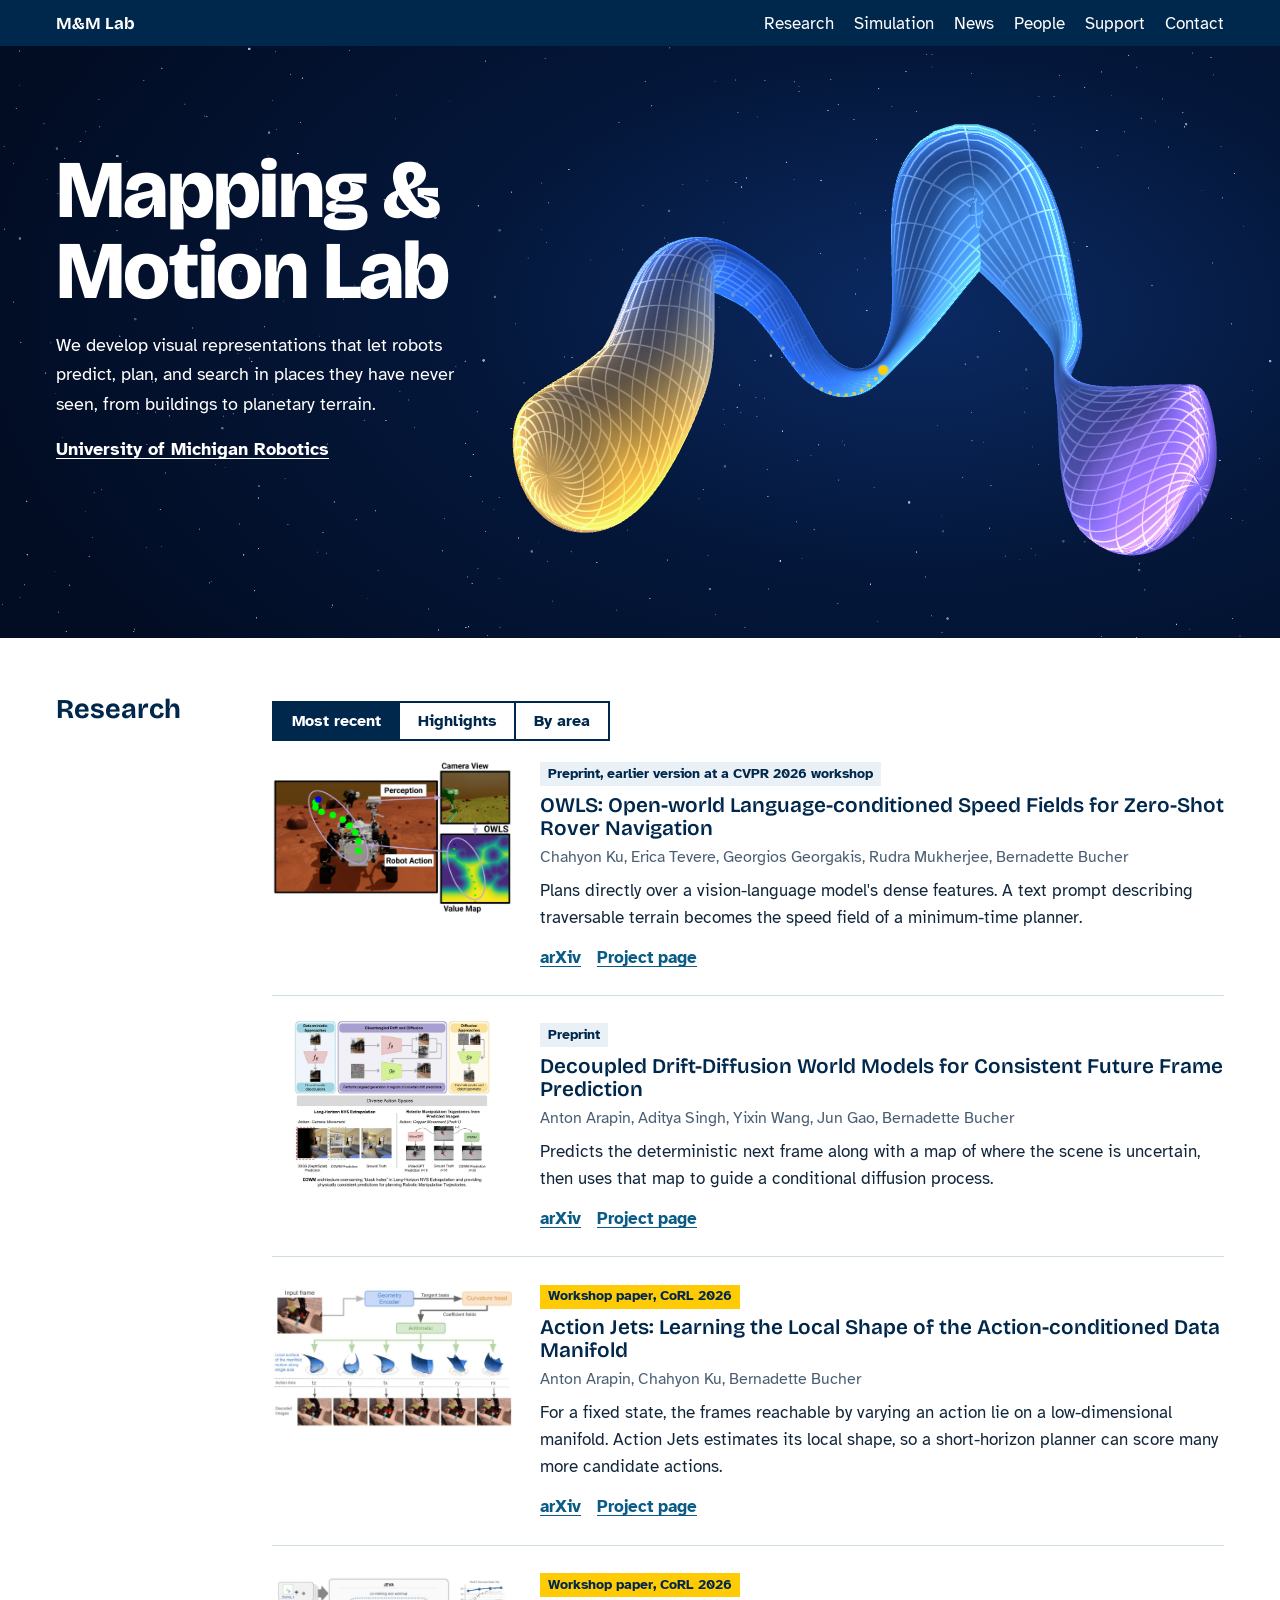
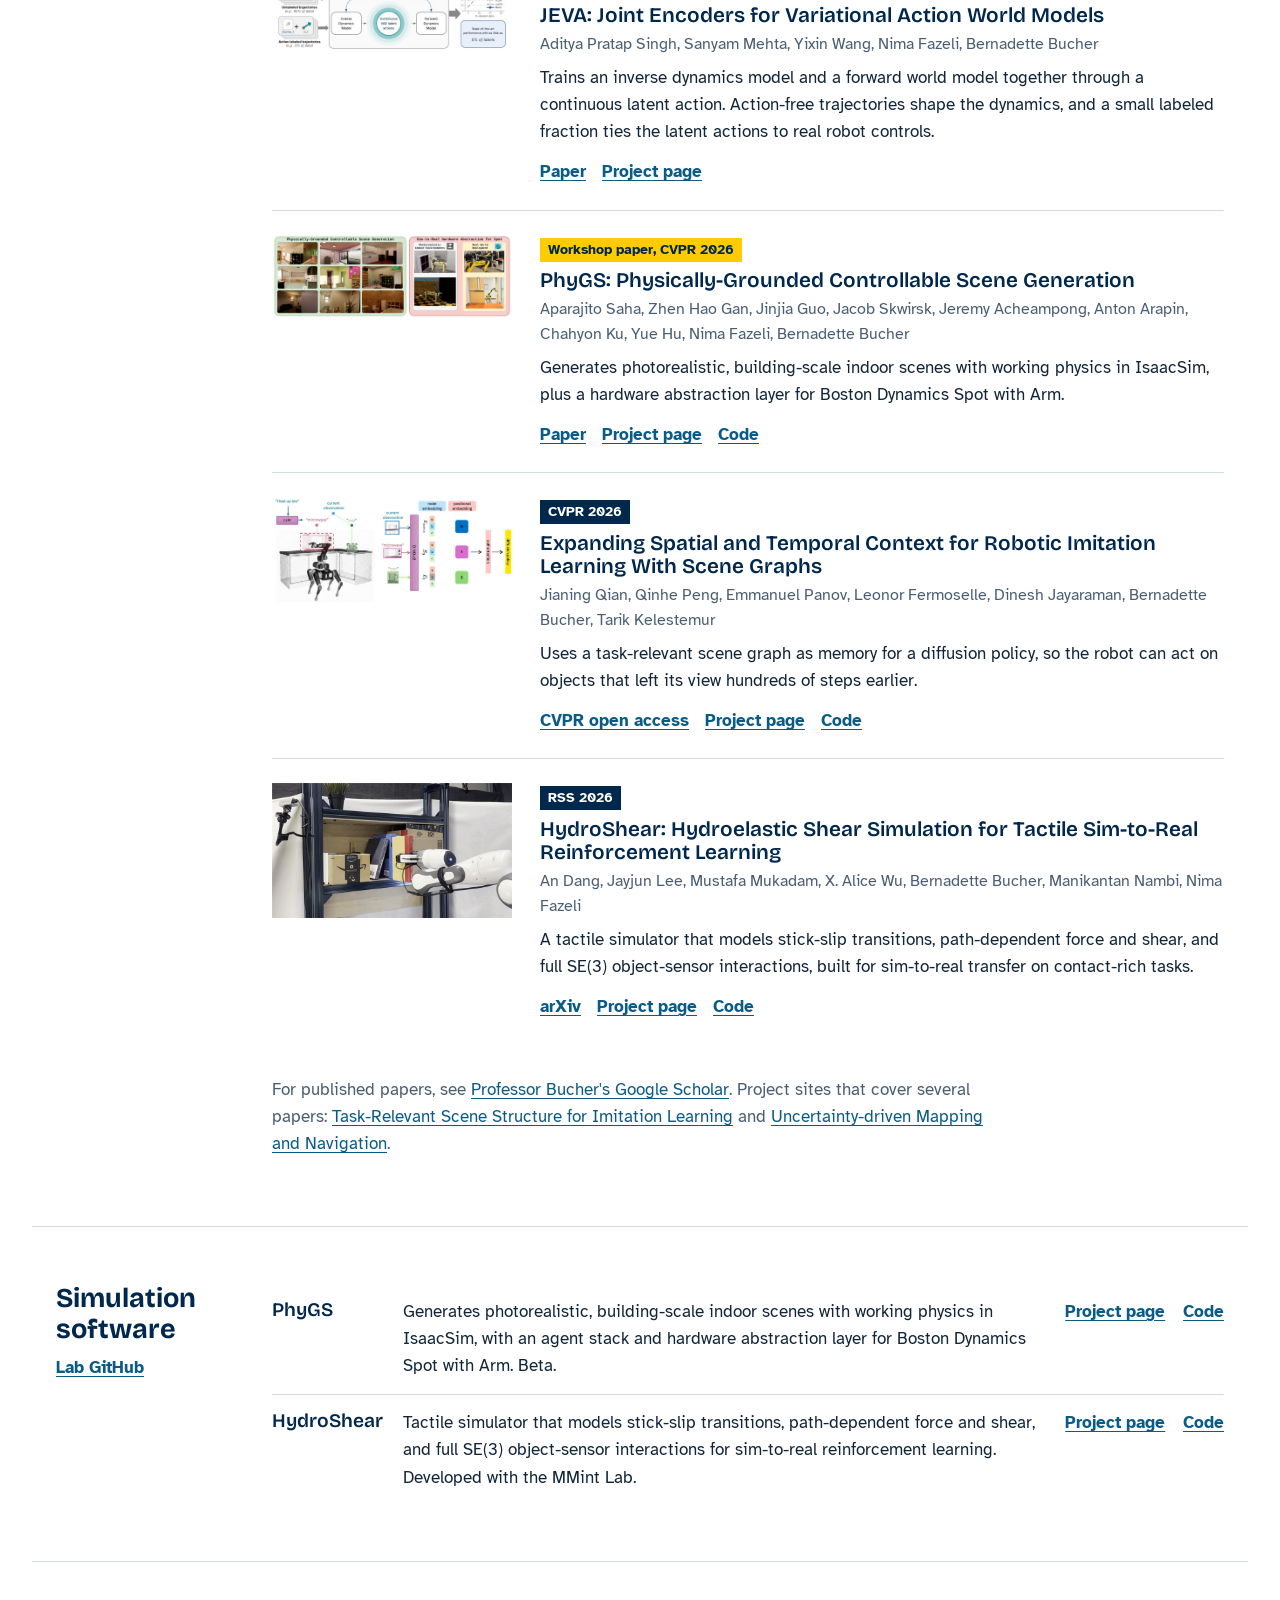
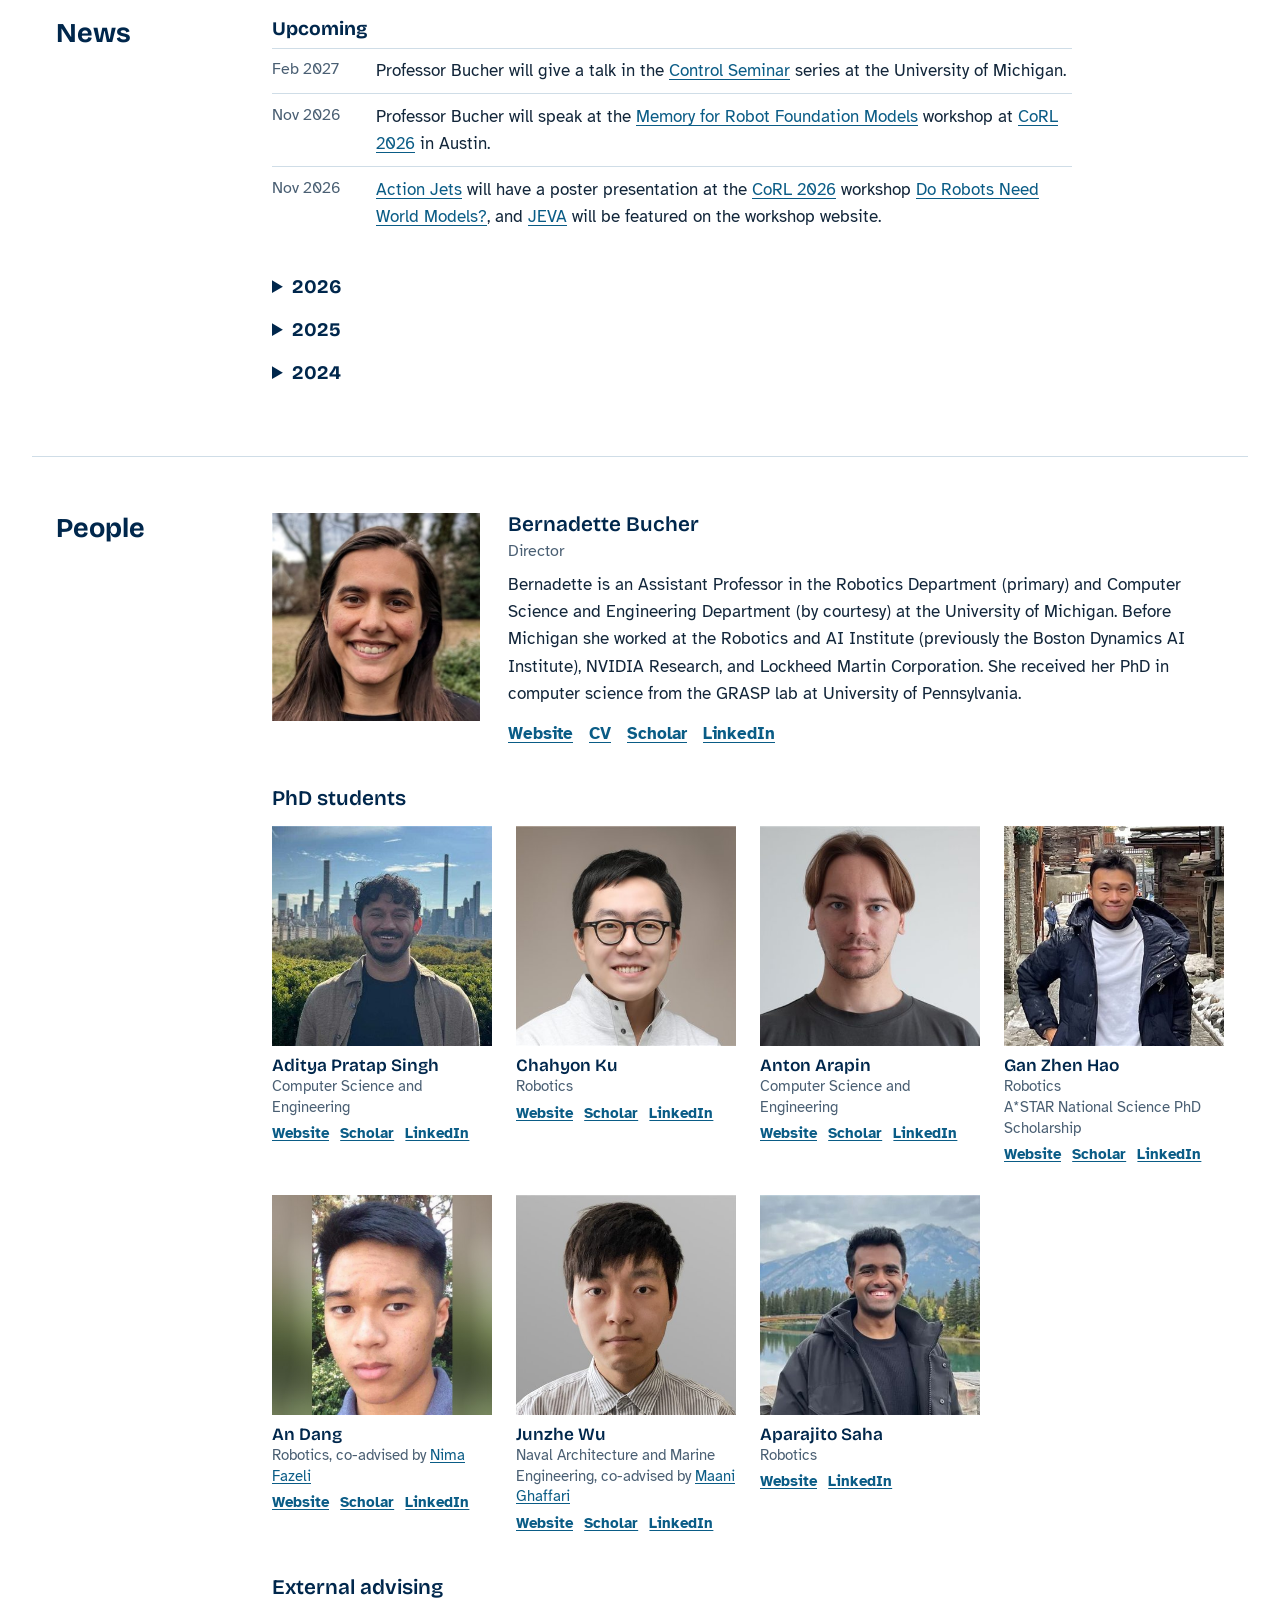
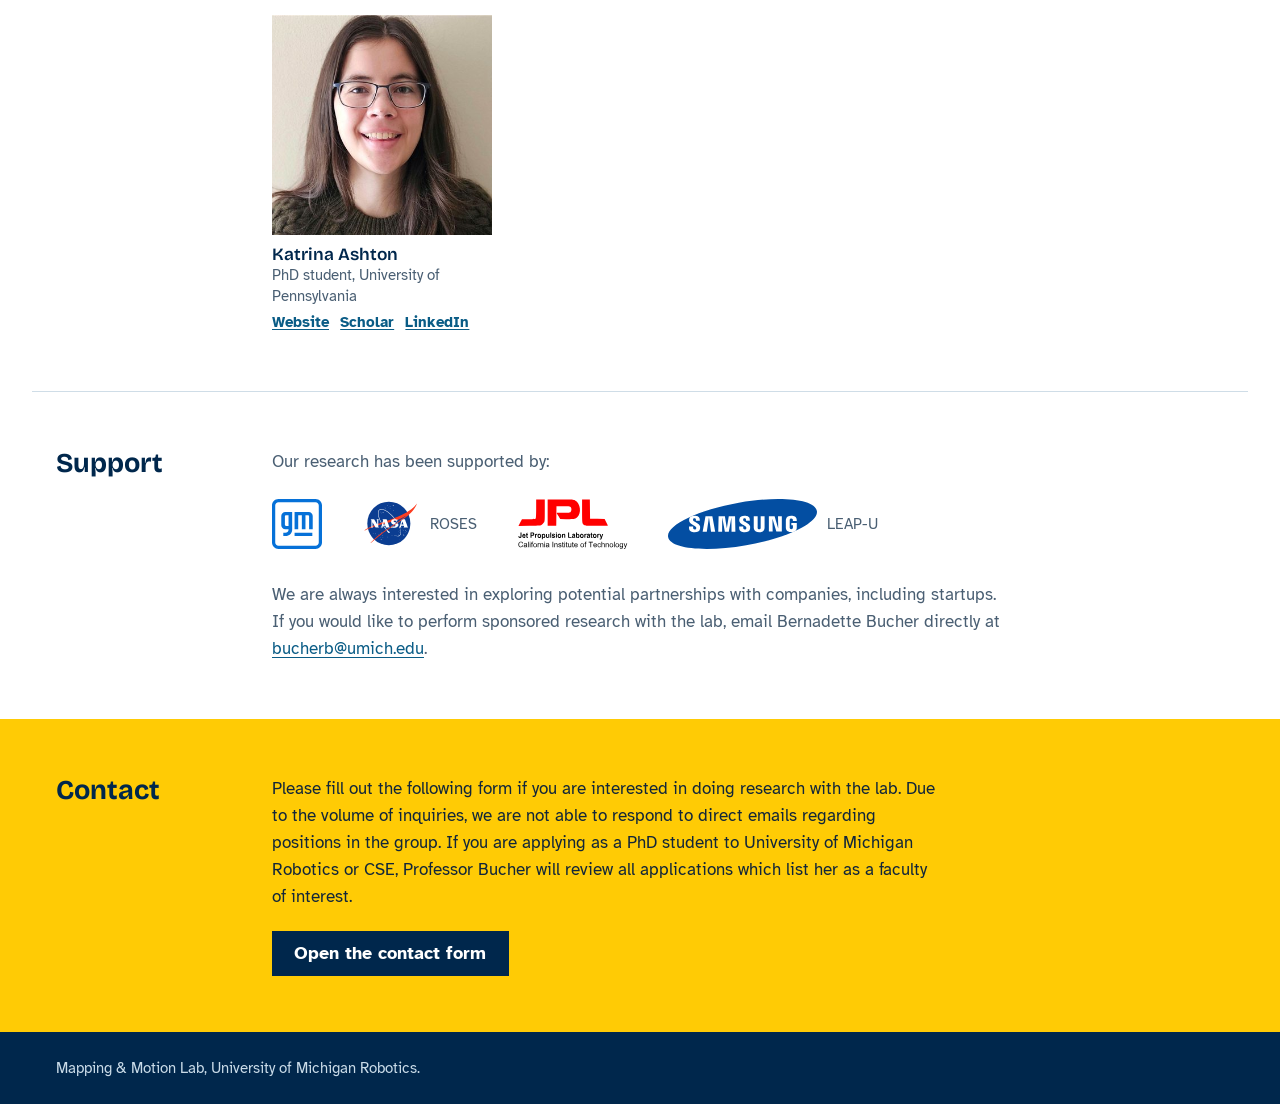
<file: index.html>
<!doctype html>
<html lang="en">
<head>
  <meta charset="utf-8">
  <meta name="viewport" content="width=device-width, initial-scale=1">
  <title>Mapping &amp; Motion Lab, University of Michigan</title>
  <meta name="description" content="The Mapping and Motion Lab at the University of Michigan develops visual representations that let robots predict, plan, and search in places they have never seen.">
  <meta property="og:title" content="Mapping &amp; Motion Lab">
  <meta property="og:description" content="Visual representations that let robots predict, plan, and search in places they have never seen. University of Michigan Robotics.">
  <meta property="og:image" content="https://m-and-m-lab.github.io/assets/logo.jpg">
  <link rel="icon" type="image/png" href="assets/favicon.png">
  <link rel="apple-touch-icon" href="assets/favicon.png">
  <link rel="preconnect" href="https://fonts.googleapis.com">
  <link rel="preconnect" href="https://fonts.gstatic.com" crossorigin>
  <link rel="stylesheet" href="https://fonts.googleapis.com/css2?family=Atkinson+Hyperlegible:wght@400;700&family=Bricolage+Grotesque:opsz,wght@12..96,600;12..96,700;12..96,800&display=swap">
  <link rel="stylesheet" href="assets/site.css?v=6">
</head>
<body>

<header class="bar">
  <div class="bar-in">
    <a class="brand" href="#top">M&amp;M Lab</a>
    <nav aria-label="Sections">
      <a href="#research">Research</a>
      <a href="#simulation">Simulation</a>
      <a href="#news">News</a>
      <a href="#people">People</a>
      <a href="#support">Support</a>
      <a href="#contact">Contact</a>
    </nav>
  </div>
</header>

<section class="hero" id="top">
  <canvas id="manifold" class="manifold" aria-hidden="true"></canvas>
  <div class="hero-in">
    <h1>Mapping &amp; Motion Lab</h1>
    <p>We develop visual representations that let robots predict, plan, and search in places they have never seen, from buildings to planetary terrain.</p>
    <p class="where"><a href="https://robotics.umich.edu/">University of Michigan Robotics</a></p>
  </div>
</section>

<main>

<!-- RESEARCH. One list of papers; assets/work.js builds the three views from each <li>.
     Most recent shows only the newest year in the list.
       data-date="YYYY-MM"  sort order, and the year heading in Highlights
       data-area            space | representation | search (By area view)
       data-highlight       include in Highlights
     Status: "Preprint" means on arXiv (class="status"), workshop paper
     (class="status ws"), published (class="status pub"). Do not name venues a
     paper is submitted to. -->
<section class="sec" id="research">
  <h2>Research</h2>
  <div>
    <div class="view-bar" hidden>
      <div class="views" role="group" aria-label="View research">
        <button type="button" data-view="recent" aria-pressed="true">Most recent</button>
        <button type="button" data-view="highlights" aria-pressed="false">Highlights</button>
        <button type="button" data-view="areas" aria-pressed="false">By area</button>
      </div>
      <div class="area-tabs" role="group" aria-label="Research area" hidden></div>
    </div>
    <p class="view-note" id="view-note"></p>
    <div id="work-list">
    <ul class="work">
      <li data-date="2026-10" data-area="space">
        <a class="thumb" href="https://chahyon-ku.github.io/owls/"><img src="assets/work/owls.jpg" alt="A rover with a camera view and the value map OWLS plans over" loading="lazy"></a>
        <div>
          <span class="status">Preprint, earlier version at a CVPR 2026 workshop</span>
          <h4><a href="https://chahyon-ku.github.io/owls/">OWLS: Open-world Language-conditioned Speed Fields for Zero-Shot Rover Navigation</a></h4>
          <p class="by">Chahyon Ku, Erica Tevere, Georgios Georgakis, Rudra Mukherjee, Bernadette Bucher</p>
          <p>Plans directly over a vision-language model's dense features. A text prompt describing traversable terrain becomes the speed field of a minimum-time planner.</p>
          <p class="links"><a href="https://arxiv.org/abs/2610.32596">arXiv</a><a href="https://chahyon-ku.github.io/owls/">Project page</a></p>
        </div>
      </li>
      <li data-date="2026-10" data-area="representation">
        <a class="thumb" href="https://anton-arapin.github.io/d3wm-site"><img src="assets/work/d3wm.jpg" alt="D3WM architecture diagram" loading="lazy"></a>
        <div>
          <span class="status">Preprint</span>
          <h4><a href="https://anton-arapin.github.io/d3wm-site">Decoupled Drift-Diffusion World Models for Consistent Future Frame Prediction</a></h4>
          <p class="by">Anton Arapin, Aditya Singh, Yixin Wang, Jun Gao, Bernadette Bucher</p>
          <p>Predicts the deterministic next frame along with a map of where the scene is uncertain, then uses that map to guide a conditional diffusion process.</p>
          <p class="links"><a href="https://arxiv.org/abs/2610.19212">arXiv</a><a href="https://anton-arapin.github.io/d3wm-site">Project page</a></p>
        </div>
      </li>
      <li data-date="2026-10" data-area="representation">
        <a class="thumb" href="https://anton-arapin.github.io/action-jets-site"><img src="assets/work/actionjets.jpg" alt="Action Jets overview: a local model of how frames change with each action axis" loading="lazy"></a>
        <div>
          <span class="status ws">Workshop paper, CoRL 2026</span>
          <h4><a href="https://anton-arapin.github.io/action-jets-site">Action Jets: Learning the Local Shape of the Action-conditioned Data Manifold</a></h4>
          <p class="by">Anton Arapin, Chahyon Ku, Bernadette Bucher</p>
          <p>For a fixed state, the frames reachable by varying an action lie on a low-dimensional manifold. Action Jets estimates its local shape, so a short-horizon planner can score many more candidate actions.</p>
          <p class="links"><a href="https://arxiv.org/abs/2610.19007">arXiv</a><a href="https://anton-arapin.github.io/action-jets-site">Project page</a></p>
        </div>
      </li>
      <li data-date="2026-10" data-area="representation">
        <a class="thumb" href="https://singhularadi.github.io/jeva"><img src="assets/work/jeva.jpg" alt="JEVA overview diagram" loading="lazy"></a>
        <div>
          <span class="status ws">Workshop paper, CoRL 2026</span>
          <h4><a href="https://singhularadi.github.io/jeva">JEVA: Joint Encoders for Variational Action World Models</a></h4>
          <p class="by">Aditya Pratap Singh, Sanyam Mehta, Yixin Wang, Nima Fazeli, Bernadette Bucher</p>
          <p>Trains an inverse dynamics model and a forward world model together through a continuous latent action. Action-free trajectories shape the dynamics, and a small labeled fraction ties the latent actions to real robot controls.</p>
          <p class="links"><a href="https://singhularadi.github.io/jeva/static/jeva.pdf">Paper</a><a href="https://singhularadi.github.io/jeva">Project page</a></p>
        </div>
      </li>
      <li data-date="2026-06">
        <a class="thumb" href="https://m-and-m-lab.github.io/PhyGS/"><img src="assets/work/phygs.jpg" alt="PhyGS generated indoor scenes and a Spot robot in simulation and reality" loading="lazy"></a>
        <div>
          <span class="status ws">Workshop paper, CVPR 2026</span>
          <h4><a href="https://m-and-m-lab.github.io/PhyGS/">PhyGS: Physically-Grounded Controllable Scene Generation</a></h4>
          <p class="by">Aparajito Saha, Zhen Hao Gan, Jinjia Guo, Jacob Skwirsk, Jeremy Acheampong, Anton Arapin, Chahyon Ku, Yue Hu, Nima Fazeli, Bernadette Bucher</p>
          <p>Generates photorealistic, building-scale indoor scenes with working physics in IsaacSim, plus a hardware abstraction layer for Boston Dynamics Spot with Arm.</p>
          <p class="links"><a href="https://m-and-m-lab.github.io/PhyGS/assets/papers/phygs.pdf">Paper</a><a href="https://m-and-m-lab.github.io/PhyGS/">Project page</a><a href="https://github.com/m-and-m-lab/PhyGS">Code</a></p>
        </div>
      </li>
      <li data-date="2026-05" data-area="representation" data-highlight>
        <a class="thumb" href="scene-structure-il/"><img src="scene-structure-il/assets/s_main_figure.jpg" alt="A scene graph tracking a microwave in view and a cup out of view" loading="lazy"></a>
        <div>
          <span class="status pub">CVPR 2026</span>
          <h4><a href="scene-structure-il/">Expanding Spatial and Temporal Context for Robotic Imitation Learning With Scene Graphs</a></h4>
          <p class="by">Jianing Qian, Qinhe Peng, Emmanuel Panov, Leonor Fermoselle, Dinesh Jayaraman, Bernadette Bucher, Tarik Kelestemur</p>
          <p>Uses a task-relevant scene graph as memory for a diffusion policy, so the robot can act on objects that left its view hundreds of steps earlier.</p>
          <p class="links"><a href="https://openaccess.thecvf.com/content/CVPR2026/html/Qian_Expanding_Spatial_and_Temporal_Context_for_Robotic_Imitation_Learning_With_CVPR_2026_paper.html">CVPR open access</a><a href="scene-structure-il/">Project page</a><a href="https://github.com/jianingq/scene-graph-robot">Code</a></p>
        </div>
      </li>
      <li data-date="2026-02" data-highlight>
        <a class="thumb" href="https://hydroshear.github.io"><img src="assets/work/hydroshear.jpg" alt="A robot arm with tactile sensing placing a book on a shelf" loading="lazy"></a>
        <div>
          <span class="status pub">RSS 2026</span>
          <h4><a href="https://hydroshear.github.io">HydroShear: Hydroelastic Shear Simulation for Tactile Sim-to-Real Reinforcement Learning</a></h4>
          <p class="by">An Dang, Jayjun Lee, Mustafa Mukadam, X. Alice Wu, Bernadette Bucher, Manikantan Nambi, Nima Fazeli</p>
          <p>A tactile simulator that models stick-slip transitions, path-dependent force and shear, and full SE(3) object-sensor interactions, built for sim-to-real transfer on contact-rich tasks.</p>
          <p class="links"><a href="https://arxiv.org/abs/2603.00446">arXiv</a><a href="https://hydroshear.github.io">Project page</a><a href="https://github.com/MMintLab/hydroshear">Code</a></p>
        </div>
      </li>
      <li data-date="2025-11" data-area="space">
        <a class="thumb" href="https://m-and-m-lab.github.io/junocam-calibration/"><img src="assets/work/junocam.jpg" alt="Structure-preserving image translation pipeline for JunoCam images" loading="lazy"></a>
        <div>
          <span class="status">Preprint, earlier version at a CVPR 2025 workshop</span>
          <h4><a href="https://m-and-m-lab.github.io/junocam-calibration/">Structure-Preserving Unpaired Image Translation to Photometrically Calibrate JunoCam with Hubble Data</a></h4>
          <p class="by">Aditya Pratap Singh, Shrey Shah, Ramanakumar Sankar, Emma Dahl, Gerald Eichstädt, Georgios Georgakis, Bernadette Bucher</p>
          <p>Calibrates high-resolution JunoCam images of Jupiter against Hubble data while keeping the fine-scale atmospheric detail that standard methods blur out.</p>
          <p class="links"><a href="https://arxiv.org/abs/2511.22668">arXiv</a><a href="https://m-and-m-lab.github.io/junocam-calibration/">Project page</a></p>
        </div>
      </li>
      <li data-date="2025-09" data-area="search">
        <a class="thumb" href="https://helios-robot-perception.github.io/"><img src="assets/work/helios.jpg" alt="A Spot robot in the HELIOS hardware experiment scene" loading="lazy"></a>
        <div>
          <span class="status ws">Workshop paper, CoRL 2025</span>
          <h4><a href="https://helios-robot-perception.github.io/">HELIOS: Hierarchical Exploration for Language-grounded Interaction in Open Scenes</a></h4>
          <p class="by">Katrina Ashton, Chahyon Ku, Shrey Shah, Saumit Vedula, Tingrui Zhang, Wen Jiang, Kostas Daniilidis, Bernadette Bucher</p>
          <p>A hierarchical scene representation and search objective for language-specified mobile manipulation, combining 2D semantic and occupancy maps with 3D Gaussian representations of task-relevant objects.</p>
          <p class="links"><a href="https://arxiv.org/abs/2509.22498">arXiv</a><a href="https://helios-robot-perception.github.io/">Project page</a><a href="https://github.com/m-and-m-lab/helios">Code</a></p>
        </div>
      </li>
      <li data-date="2025-04" data-highlight>
        <a class="thumb" href="https://arxiv.org/abs/2504.06553"><img src="assets/work/ashita.jpg" alt="ASHiTA task hierarchy grounded to a 3D scene graph" loading="lazy"></a>
        <div>
          <span class="status pub">CVPR 2025</span>
          <h4><a href="https://arxiv.org/abs/2504.06553">ASHiTA: Automatic Scene-grounded HIerarchical Task Analysis</a></h4>
          <p class="by">Yun Chang, Leonor Fermoselle, Duy Ta, Bernadette Bucher, Luca Carlone, Jiuguang Wang</p>
          <p>Breaks a high-level instruction into subtasks grounded to a 3D scene graph, for instructions that never name the objects involved.</p>
          <p class="links"><a href="https://arxiv.org/abs/2504.06553">arXiv</a></p>
        </div>
      </li>
      <li data-date="2024-11" data-highlight>
        <a class="thumb" href="scene-structure-il/"><img src="scene-structure-il/assets/h_concept_figure.jpg" alt="HODOR turning an image into an object-centric, task-specific representation" loading="lazy"></a>
        <div>
          <span class="status pub">CoRL 2024</span>
          <h4><a href="scene-structure-il/">Task-Oriented Hierarchical Object Decomposition for Visuomotor Control</a></h4>
          <p class="by">Jianing Qian, Yunshuang Li, Bernadette Bucher, Dinesh Jayaraman</p>
          <p>HODOR decomposes a scene into task-relevant objects and parts, so a policy sees detail only where the task needs it.</p>
          <p class="links"><a href="https://arxiv.org/abs/2411.01284">arXiv</a><a href="scene-structure-il/">Project page</a></p>
        </div>
      </li>
      <li data-date="2024-05" data-area="search" data-highlight>
        <a class="thumb" href="http://naoki.io/portfolio/vlfm.html"><img src="assets/work/vlfm.jpg" alt="VLFM navigating toward an unseen object" loading="lazy"></a>
        <div>
          <span class="status pub">Best Paper in Cognitive Robotics, ICRA 2024</span>
          <h4><a href="http://naoki.io/portfolio/vlfm.html">VLFM: Vision-Language Frontier Maps for Zero-Shot Semantic Navigation</a></h4>
          <p class="by">Naoki Yokoyama, Sehoon Ha, Dhruv Batra, Jiuguang Wang, Bernadette Bucher</p>
          <p>Finds frontiers from an occupancy map and scores them with a language-grounded value map, so a robot explores toward objects it has never seen.</p>
          <p class="links"><a href="https://arxiv.org/abs/2312.03275">arXiv</a><a href="http://naoki.io/portfolio/vlfm.html">Project page</a></p>
        </div>
      </li>
      <li data-date="2022-04" data-area="search" data-highlight>
        <a class="thumb" href="https://ggeorgak11.github.io/uncertainty-nav-project/"><img src="assets/work/l2m.jpg" alt="Semantic map predicted beyond the field of view" loading="lazy"></a>
        <div>
          <span class="status pub">ICLR 2022</span>
          <h4><a href="https://ggeorgak11.github.io/uncertainty-nav-project/">Learning to Map for Active Semantic Goal Navigation</a></h4>
          <p class="by">Georgios Georgakis, Bernadette Bucher, Karl Schmeckpeper, Siddharth Singh, Kostas Daniilidis</p>
          <p>Learns to generate semantic maps outside the field of view and uses the uncertainty in those predictions to choose long-term goals.</p>
          <p class="links"><a href="https://arxiv.org/abs/2106.15648">arXiv</a><a href="https://ggeorgak11.github.io/uncertainty-nav-project/">Project page</a><a href="https://github.com/ggeorgak11/L2M">Code</a></p>
        </div>
      </li>
      <li data-date="2022-03" data-area="search" data-highlight>
        <a class="thumb" href="https://ggeorgak11.github.io/uncertainty-nav-project/"><img src="assets/work/upen.jpg" alt="Occupancy prediction used for path selection" loading="lazy"></a>
        <div>
          <span class="status pub">ICRA 2022</span>
          <h4><a href="https://ggeorgak11.github.io/uncertainty-nav-project/">Uncertainty-driven Planner for Exploration and Navigation</a></h4>
          <p class="by">Georgios Georgakis, Bernadette Bucher, Anton Arapin, Karl Schmeckpeper, Nikolai Matni, Kostas Daniilidis</p>
          <p>Learns to generate occupancy maps beyond the field of view and uses the model uncertainty to select paths for exploration and point-goal navigation.</p>
          <p class="links"><a href="https://arxiv.org/abs/2202.11907">arXiv</a><a href="https://ggeorgak11.github.io/uncertainty-nav-project/">Project page</a><a href="https://github.com/ggeorgak11/UPEN">Code</a></p>
        </div>
      </li>
      <li data-date="2022-02" data-highlight>
        <a class="thumb" href="https://sites.google.com/view/bridgedata"><img src="assets/work/bridge.jpg" alt="A robot arm from the Bridge Data dataset" loading="lazy"></a>
        <div>
          <span class="status pub">RSS 2022</span>
          <h4><a href="https://sites.google.com/view/bridgedata">Bridge Data: Boosting Generalization of Robotic Skills with Cross-Domain Datasets</a></h4>
          <p class="by">Frederik Ebert, Yanlai Yang, Karl Schmeckpeper, Bernadette Bucher, Georgios Georgakis, Kostas Daniilidis, Chelsea Finn, Sergey Levine</p>
          <p>A multi-task, multi-domain dataset for reusing shared data in robot skill learning.</p>
          <p class="links"><a href="https://arxiv.org/abs/2109.13396">arXiv</a><a href="https://sites.google.com/view/bridgedata">Project page</a></p>
        </div>
      </li>
      <li data-date="2019-10" data-highlight>
        <a class="thumb" href="https://www.robonet.wiki/"><img src="assets/work/robonet.jpg" alt="Robots from the RoboNet dataset" loading="lazy"></a>
        <div>
          <span class="status pub">CoRL 2019</span>
          <h4><a href="https://www.robonet.wiki/">RoboNet: Large-Scale Multi-Robot Learning</a></h4>
          <p class="by">Sudeep Dasari, Frederik Ebert, Stephen Tian, Suraj Nair, Bernadette Bucher, Karl Schmeckpeper, Siddharth Singh, Sergey Levine, Chelsea Finn</p>
          <p>A shared dataset of robotic experience across multiple robot platforms.</p>
          <p class="links"><a href="https://arxiv.org/abs/1910.11215">arXiv</a><a href="https://www.robonet.wiki/">Project page</a><a href="https://github.com/SudeepDasari/RoboNet">Code</a></p>
        </div>
      </li>
      <li data-date="2021-09" data-area="search">
        <a class="thumb" href="https://sites.google.com/view/action-for-better-prediction"><img src="assets/work/adversarial.jpg" alt="A discriminator choosing which action sequences to run from a prediction model" loading="lazy"></a>
        <div>
          <span class="status pub">IROS 2021</span>
          <h4><a href="https://sites.google.com/view/action-for-better-prediction">An Adversarial Objective for Scalable Exploration</a></h4>
          <p class="by">Bernadette Bucher, Karl Schmeckpeper, Nikolai Matni, Kostas Daniilidis</p>
          <p>A curiosity method for active learning: a discriminator trained alongside a prediction model steers the robot toward the observations and actions whose predictions look least realistic.</p>
          <p class="links"><a href="https://arxiv.org/abs/2003.06082">arXiv</a><a href="https://sites.google.com/view/action-for-better-prediction">Project page</a><a href="https://github.com/bucherb/adversarial-curiosity">Code</a></p>
        </div>
      </li>
    </ul>
    </div>
    <p class="lede" style="margin-top:2rem">For published papers, see <a href="https://scholar.google.com/citations?hl=en&amp;user=VIZvaGsAAAAJ&amp;view_op=list_works&amp;sortby=pubdate">Professor Bucher's Google Scholar</a>. Project sites that cover several papers: <a href="scene-structure-il/">Task-Relevant Scene Structure for Imitation Learning</a> and <a href="https://ggeorgak11.github.io/uncertainty-nav-project/">Uncertainty-driven Mapping and Navigation</a>.</p>
  </div>
</section>

<!-- SIMULATION SOFTWARE. Only the simulators we support as packages go here. Code for
     individual papers is linked from the Research list. -->
<section class="sec" id="simulation">
  <div class="rail">
    <h2>Simulation software</h2>
    <a href="https://github.com/m-and-m-lab">Lab GitHub</a>
  </div>
  <div>
    <table class="soft">
      <tr>
        <th scope="row">PhyGS</th>
        <td>Generates photorealistic, building-scale indoor scenes with working physics in IsaacSim, with an agent stack and hardware abstraction layer for Boston Dynamics Spot with Arm. Beta.</td>
        <td><a href="https://m-and-m-lab.github.io/PhyGS/">Project page</a> <a href="https://github.com/m-and-m-lab/PhyGS">Code</a></td>
      </tr>
      <tr>
        <th scope="row">HydroShear</th>
        <td>Tactile simulator that models stick-slip transitions, path-dependent force and shear, and full SE(3) object-sensor interactions for sim-to-real reinforcement learning. Developed with the MMint Lab.</td>
        <td><a href="https://hydroshear.github.io">Project page</a> <a href="https://github.com/MMintLab/hydroshear">Code</a></td>
      </tr>
    </table>
  </div>
</section>

<!-- NEWS. Newest first. When an upcoming item happens, move it to its year, change "will"
     to the past tense, and add a recording link if there is one. List awarded grants only. -->
<section class="sec" id="news">
  <h2>News</h2>
  <div>
    <h3>Upcoming</h3>
    <ul class="news">
      <li><span class="when">Feb 2027</span><p>Professor Bucher will give a talk in the <a href="https://ece.engin.umich.edu/events/all-seminars/control-seminar/">Control Seminar</a> series at the University of Michigan.</p></li>
      <li><span class="when">Nov 2026</span><p>Professor Bucher will speak at the <a href="https://corl2026-memory.github.io/">Memory for Robot Foundation Models</a> workshop at <a href="https://2026.corl.org/">CoRL 2026</a> in Austin.</p></li>
      <li><span class="when">Nov 2026</span><p><a href="https://anton-arapin.github.io/action-jets-site">Action Jets</a> will have a poster presentation at the <a href="https://2026.corl.org/">CoRL 2026</a> workshop <a href="https://do-robots-need-world-models.github.io/">Do Robots Need World Models?</a>, and <a href="https://singhularadi.github.io/jeva">JEVA</a> will be featured on the workshop website.</p></li>
    </ul>
    <details>
      <summary>2026</summary>
      <ul class="news">
        <li><span class="when">Oct 2026</span><p>New preprints: <a href="https://chahyon-ku.github.io/owls/">OWLS</a>, <a href="https://anton-arapin.github.io/d3wm-site">D3WM</a>, and <a href="https://anton-arapin.github.io/action-jets-site">Action Jets</a>.</p></li>
        <li><span class="when">Sep 2026</span><p>Professor Bucher gave three workshop talks at <a href="https://2026.ieee-iros.org/">IROS 2026</a> in Pittsburgh: <a href="https://rethinking-uncertainty.github.io/">Rethinking Uncertainty for Modern Robotics Paradigms</a> (<a href="https://www.youtube.com/watch?v=imjRC79N4M0">talk recording</a>, <a href="https://www.youtube.com/watch?v=B_66MzxxHjs">panel recording</a>), <a href="https://www.ai-meets-autonomy.com/">AI Meets Autonomy</a> (<a href="https://www.youtube.com/watch?v=k00LIoPj3hc">talk recording</a>), and <a href="https://federicorollo.github.io/SeMaNa-Workshop/">SeMaNa</a> (<a href="https://www.youtube.com/watch?v=MWsrNtEAUxg">full workshop recording</a>).</p></li>
        <li><span class="when">Sep 2026</span><p>Professor Bucher spoke at the <a href="https://cmp.felk.cvut.cz/sixd/workshop_2026/">11th Workshop on Recovering 6D Object Pose</a> at <a href="https://eccv.ecva.net/Conferences/2026">ECCV 2026</a>: How Much Pose Does a Robot Need? Lessons from Mobile Manipulation.</p></li>
        <li><span class="when">Jul 2026</span><p>Professor Bucher gave a keynote at the <a href="https://robotics.utoronto.ca/2026-toronto-robotics-conference/">2026 Toronto Robotics Conference</a>.</p></li>
        <li><span class="when">Jun 2026</span><p>Professor Bucher co-organized and gave a keynote at the <a href="https://coop-intelligence.github.io">Multi-Agent Embodied Intelligent Systems</a> workshop at <a href="https://cvpr.thecvf.com/Conferences/2026">CVPR 2026</a>.</p></li>
        <li><span class="when">Jun 2026</span><p><a href="scene-structure-il/">Our scene graph paper</a> appeared at <a href="https://cvpr.thecvf.com/Conferences/2026">CVPR 2026</a>. <a href="PhyGS/">PhyGS</a> appeared at the Multi-Agent Embodied Intelligent Systems workshop, and <a href="https://chahyon-ku.github.io/owls/">OWLS</a> appeared at the <a href="https://openaccess.thecvf.com/CVPR2026_workshops/AI4Space">AI4Space</a> workshop.</p></li>
        <li><span class="when">Apr 2026</span><p><a href="https://hydroshear.github.io">HydroShear</a> was accepted to <a href="https://roboticsconference.org/2026/">RSS 2026</a>.</p></li>
        <li><span class="when">2026</span><p>We are excited to begin a new research collaboration with General Motors. Thank you to GM for supporting our work.</p></li>
        <li><span class="when">2026</span><p>Thank you to the Draper Scholars Program for supporting our work on hazard prediction for safe lunar landing.</p></li>
        <li><span class="when">2026</span><p>Professor Bucher was named an Outstanding Reviewer for <a href="https://eccv.ecva.net/Conferences/2026">ECCV 2026</a>.</p></li>
      </ul>
    </details>
    <details>
      <summary>2025</summary>
      <ul class="news">
        <li><span class="when">Sep 2025</span><p>Professor Bucher spoke at the <a href="https://robot-world-modeling.github.io">Robotic World Modeling</a> workshop at <a href="https://2025.corl.org/">CoRL 2025</a> in Seoul: A Tale of Two Fields: World Models Across AI and Robotics.</p></li>
        <li><span class="when">Sep 2025</span><p><a href="https://helios-robot-perception.github.io/">HELIOS</a> appeared at the <a href="https://2025.corl.org/program/workshops">Learning Effective Abstractions for Planning</a> workshop at <a href="https://2025.corl.org/">CoRL 2025</a>.</p></li>
        <li><span class="when">Aug 2025</span><p>Professor Bucher spoke at the <a href="https://fracturedplane.notion.site/Montreal-Robotics-Summer-School-2025-195214857276801f9737eaf741c533a7">Montreal Robotics Summer School</a>.</p></li>
        <li><span class="when">Jul 2025</span><p>Professor Bucher co-organized the <a href="https://icml.cc/Conferences/2025">ICML 2025</a> workshop <a href="https://icml.cc/virtual/2025/workshop/39955">Multi-Agent Systems in the Era of Foundation Models</a>.</p></li>
        <li><span class="when">Jul 2025</span><p>Professor Bucher spoke at <a href="https://sites.google.com/view/sfu-workshops/sfuicml2025">SFU@ICML'2025</a> in Vancouver: Building Visual Representations with Foundation Models for Mobile Manipulation.</p></li>
        <li><span class="when">Jun 2025</span><p><a href="https://arxiv.org/abs/2504.06553">ASHiTA</a> appeared at <a href="https://cvpr.thecvf.com/Conferences/2025">CVPR 2025</a>, and our <a href="junocam-calibration/">JunoCam calibration</a> work appeared at the <a href="https://cvpr.thecvf.com/virtual/2025/workshop/32309">CV4Science</a> workshop.</p></li>
        <li><span class="when">May 2025</span><p>Professor Bucher spoke in the symposium at the <a href="https://aicrv.github.io/_archives/2025/1759604184.549432/www.ai-crv.ca/speakers">Conference on Robots and Vision</a> in Calgary.</p></li>
        <li><span class="when">2025</span><p>Thank you to Samsung and the LEAP-U program for supporting our work on instruction-following mobile manipulators.</p></li>
      </ul>
    </details>
    <details>
      <summary>2024</summary>
      <ul class="news">
        <li><span class="when">Nov 2024</span><p><a href="scene-structure-il/">HODOR</a> and <a href="https://continual-mobile-manip.github.io/">our work on continuously improving mobile manipulation</a> appeared at <a href="https://2024.corl.org/">CoRL 2024</a>.</p></li>
        <li><span class="when">Oct 2024</span><p>Professor Bucher spoke on vision-language models and semantic navigation at the <a href="https://ai.engin.umich.edu/events/2024-ai-symposium">Michigan AI Symposium</a> (<a href="https://www.youtube.com/watch?v=ZFFBvMmV82I&amp;t=918s">talk recording</a>) and the <a href="https://www.cs.cornell.edu/content/fall-2024-robotics-seminar">Cornell Robotics Seminar</a>.</p></li>
        <li><span class="when">Aug 2024</span><p>Professor Bucher joined the University of Michigan Robotics Department as an Assistant Professor.</p></li>
        <li><span class="when">2024</span><p>Thank you to NASA for supporting our work with JPL on Jupiter's atmosphere through the ROSES New Frontiers Data Analysis Program.</p></li>
      </ul>
    </details>
  </div>
</section>

<section class="sec people" id="people">
  <h2>People</h2>
  <div>
    <div class="lead-person">
      <img src="assets/people/bucher.jpg" alt="Bernadette Bucher" loading="lazy">
      <div>
        <h3 style="margin-bottom:.15rem">Bernadette Bucher</h3>
        <p class="by">Director</p>
        <p>Bernadette is an Assistant Professor in the Robotics Department (primary) and Computer Science and Engineering Department (by courtesy) at the University of Michigan. Before Michigan she worked at the Robotics and AI Institute (previously the Boston Dynamics AI Institute), NVIDIA Research, and Lockheed Martin Corporation. She received her PhD in computer science from the GRASP lab at University of Pennsylvania.</p>
        <p class="links"><a href="https://bucherb.github.io/">Website</a><a href="https://bucherb.github.io/data/BernadetteBucher.pdf">CV</a><a href="https://scholar.google.com/citations?user=VIZvaGsAAAAJ">Scholar</a><a href="https://www.linkedin.com/in/bernadette-bucher-09898536/">LinkedIn</a></p>
      </div>
    </div>

    <!-- PhD STUDENTS. Copy an <li> to add someone. Photos go in assets/people/. -->
    <div class="group">
      <h3>PhD students</h3>
      <ul class="grid">
        <li>
          <img src="assets/people/singh.jpg" alt="Aditya Pratap Singh" loading="lazy">
          <strong>Aditya Pratap Singh</strong>
          <span>Computer Science and Engineering</span>
          <p class="links"><a href="https://singhularadi.github.io/">Website</a><a href="https://scholar.google.com/citations?user=rgecEYoAAAAJ&amp;hl=en">Scholar</a><a href="https://www.linkedin.com/in/adityaprsingh/">LinkedIn</a></p>
        </li>
        <li>
          <img src="assets/people/ku.jpg" alt="Chahyon Ku" loading="lazy">
          <strong>Chahyon Ku</strong>
          <span>Robotics</span>
          <p class="links"><a href="https://chahyon-ku.github.io/">Website</a><a href="https://scholar.google.com/citations?hl=en&amp;user=qvtKm9YAAAAJ">Scholar</a><a href="https://www.linkedin.com/in/chahyonku/">LinkedIn</a></p>
        </li>
        <li>
          <img src="assets/people/arapin.jpg" alt="Anton Arapin" loading="lazy">
          <strong>Anton Arapin</strong>
          <span>Computer Science and Engineering</span>
          <p class="links"><a href="https://anton-arapin.github.io">Website</a><a href="https://scholar.google.com/citations?user=aSIEoFQAAAAJ&amp;hl=en">Scholar</a><a href="https://www.linkedin.com/in/anton-arapin/">LinkedIn</a></p>
        </li>
        <li>
          <img src="assets/people/gan.jpg" alt="Gan Zhen Hao" loading="lazy">
          <strong>Gan Zhen Hao</strong>
          <span>Robotics<br>A*STAR National Science PhD Scholarship</span>
          <p class="links"><a href="https://ganzh6880.github.io">Website</a><a href="https://scholar.google.com/citations?hl=en&amp;user=JN9aU9IAAAAJ">Scholar</a><a href="https://www.linkedin.com/in/zhen-hao-gan-3277bb141">LinkedIn</a></p>
        </li>
        <li>
          <img src="assets/people/dang.jpg" alt="An Dang" loading="lazy">
          <strong>An Dang</strong>
          <span>Robotics, co-advised by <a href="https://www.mmintlab.com/people/nima-fazeli/">Nima Fazeli</a></span>
          <p class="links"><a href="https://dangthanhan507.github.io/">Website</a><a href="https://scholar.google.com/citations?user=TbOnxx8AAAAJ&amp;hl=en">Scholar</a><a href="https://www.linkedin.com/in/an-dang-91b7411b8/">LinkedIn</a></p>
        </li>
        <li>
          <img src="assets/people/wu.jpg" alt="Junzhe Wu" loading="lazy">
          <strong>Junzhe Wu</strong>
          <span>Naval Architecture and Marine Engineering, co-advised by <a href="https://curly.engin.umich.edu/">Maani Ghaffari</a></span>
          <p class="links"><a href="https://tccoin.github.io/">Website</a><a href="https://scholar.google.com/citations?hl=en&amp;user=MdaXFeEAAAAJ">Scholar</a><a href="https://www.linkedin.com/in/junzhewu/">LinkedIn</a></p>
        </li>
        <li>
          <img src="assets/people/saha.jpg" alt="Aparajito Saha" loading="lazy">
          <strong>Aparajito Saha</strong>
          <span>Robotics</span>
          <p class="links"><a href="https://aparajitosaha.github.io">Website</a><a href="https://www.linkedin.com/in/aparajitosaha/">LinkedIn</a></p>
        </li>
      </ul>
    </div>

    <div class="group">
      <h3>External advising</h3>
      <ul class="grid">
        <li>
          <img src="assets/people/ashton.jpg" alt="Katrina Ashton" loading="lazy">
          <strong>Katrina Ashton</strong>
          <span>PhD student, University of Pennsylvania</span>
          <p class="links"><a href="https://k-ashton.github.io">Website</a><a href="https://scholar.google.com/citations?hl=en&amp;user=_Vld-EIAAAAJ">Scholar</a><a href="https://www.linkedin.com/in/katrina-ashton/">LinkedIn</a></p>
        </li>
      </ul>
    </div>

  </div>
</section>

<section class="sec" id="support">
  <h2>Support</h2>
  <div>
    <p class="lede">Our research has been supported by:</p>
    <ul class="sponsors">
      <li><img src="assets/sponsors/gm.svg" alt="General Motors"></li>
      <li><img src="assets/sponsors/nasa.svg" alt="NASA"><small>ROSES</small></li>
      <li><img src="assets/sponsors/jpl.svg" alt="NASA Jet Propulsion Laboratory"></li>
      <li><img src="assets/sponsors/samsung.svg" alt="Samsung"><small>LEAP-U</small></li>
    </ul>
    <p class="lede">We are always interested in exploring potential partnerships with companies, including startups. If you would like to perform sponsored research with the lab, email Bernadette Bucher directly at <a href="mailto:bucherb@umich.edu">bucherb@umich.edu</a>.</p>
  </div>
</section>

</main>

<section class="contact" id="contact">
  <div class="sec">
    <h2>Contact</h2>
    <div>
      <p>Please fill out the following form if you are interested in doing research with the lab. Due to the volume of inquiries, we are not able to respond to direct emails regarding positions in the group. If you are applying as a PhD student to University of Michigan Robotics or CSE, Professor Bucher will review all applications which list her as a faculty of interest.</p>
      <a class="button" href="https://docs.google.com/forms/d/e/1FAIpQLScM_YcE1hS7Xy-uRq876Cz6vuYzJW-Fi_rRMM43TGJxRxUh-A/viewform">Open the contact form</a>
    </div>
  </div>
</section>

<footer>
  <div>Mapping &amp; Motion Lab, University of Michigan Robotics.</div>
</footer>

<script src="assets/manifold.js?v=6"></script>
<script src="assets/work.js?v=6"></script>
</body>
</html>
</file>
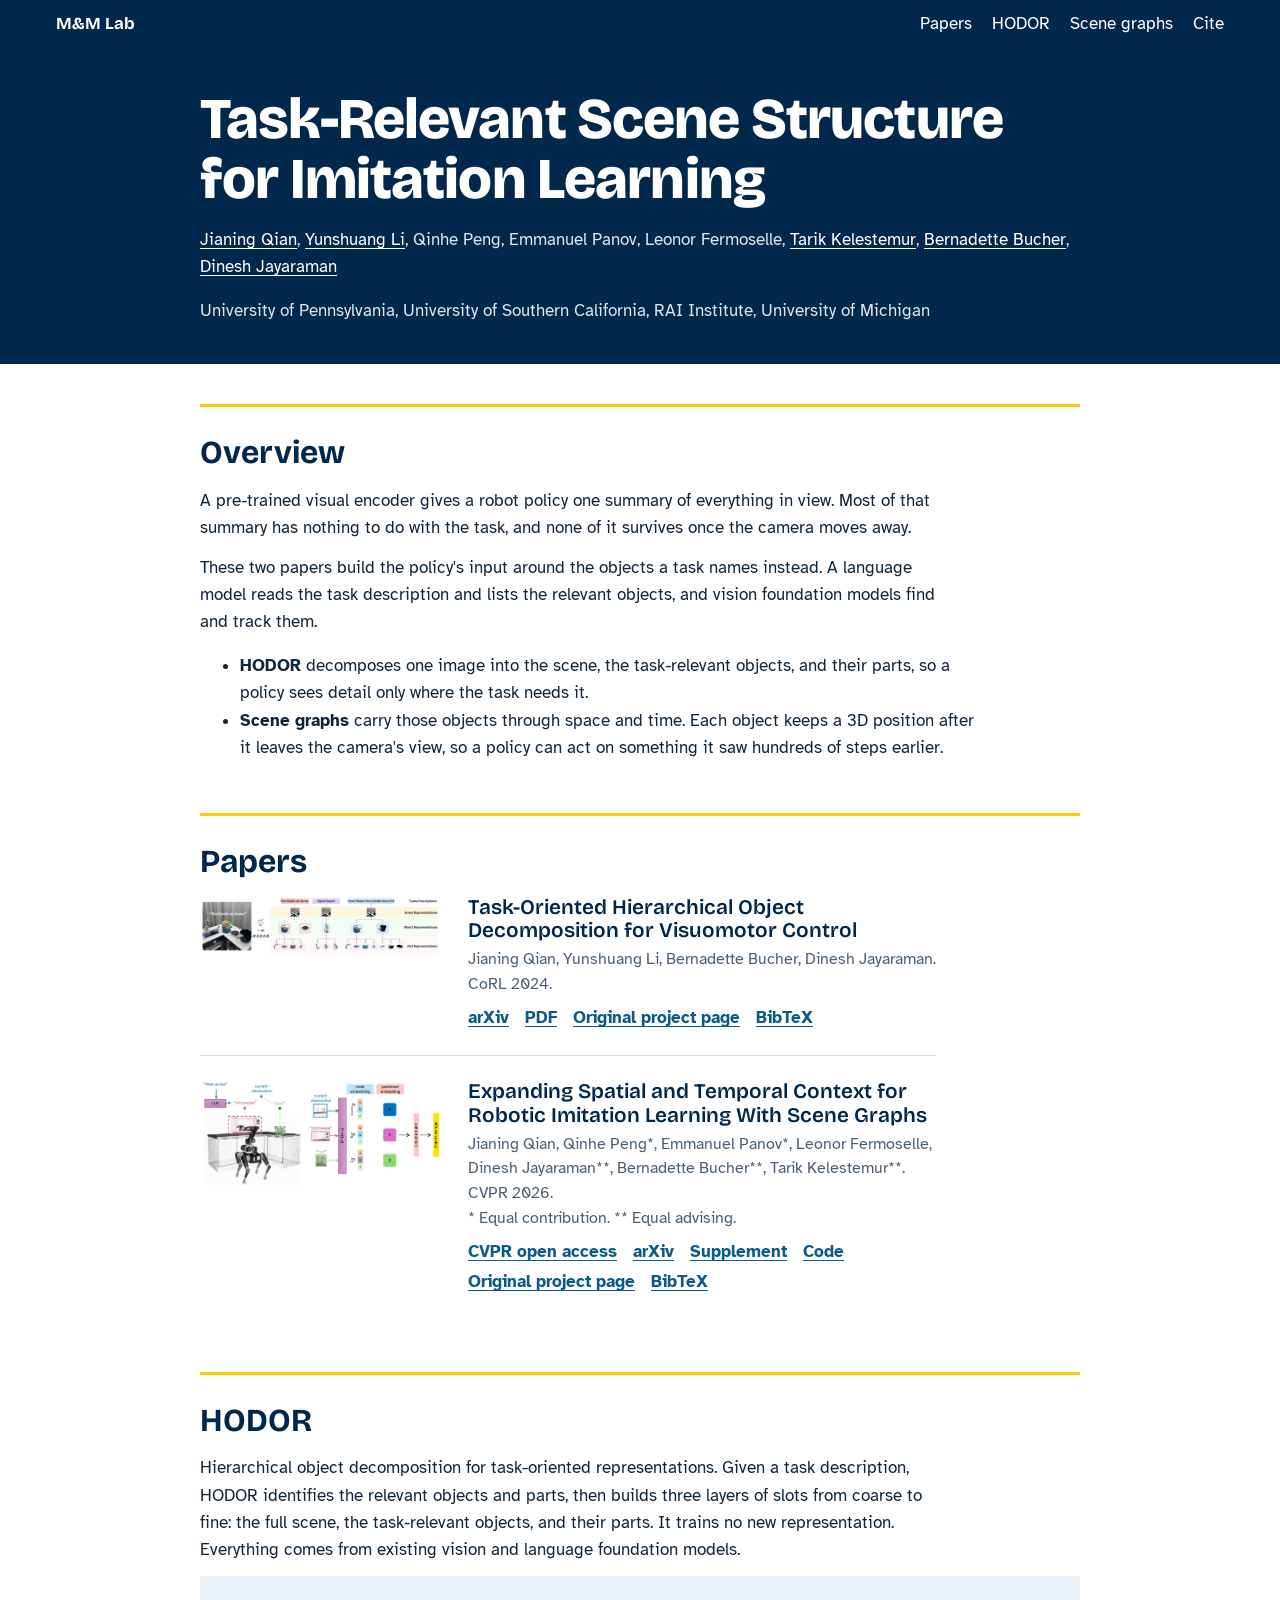
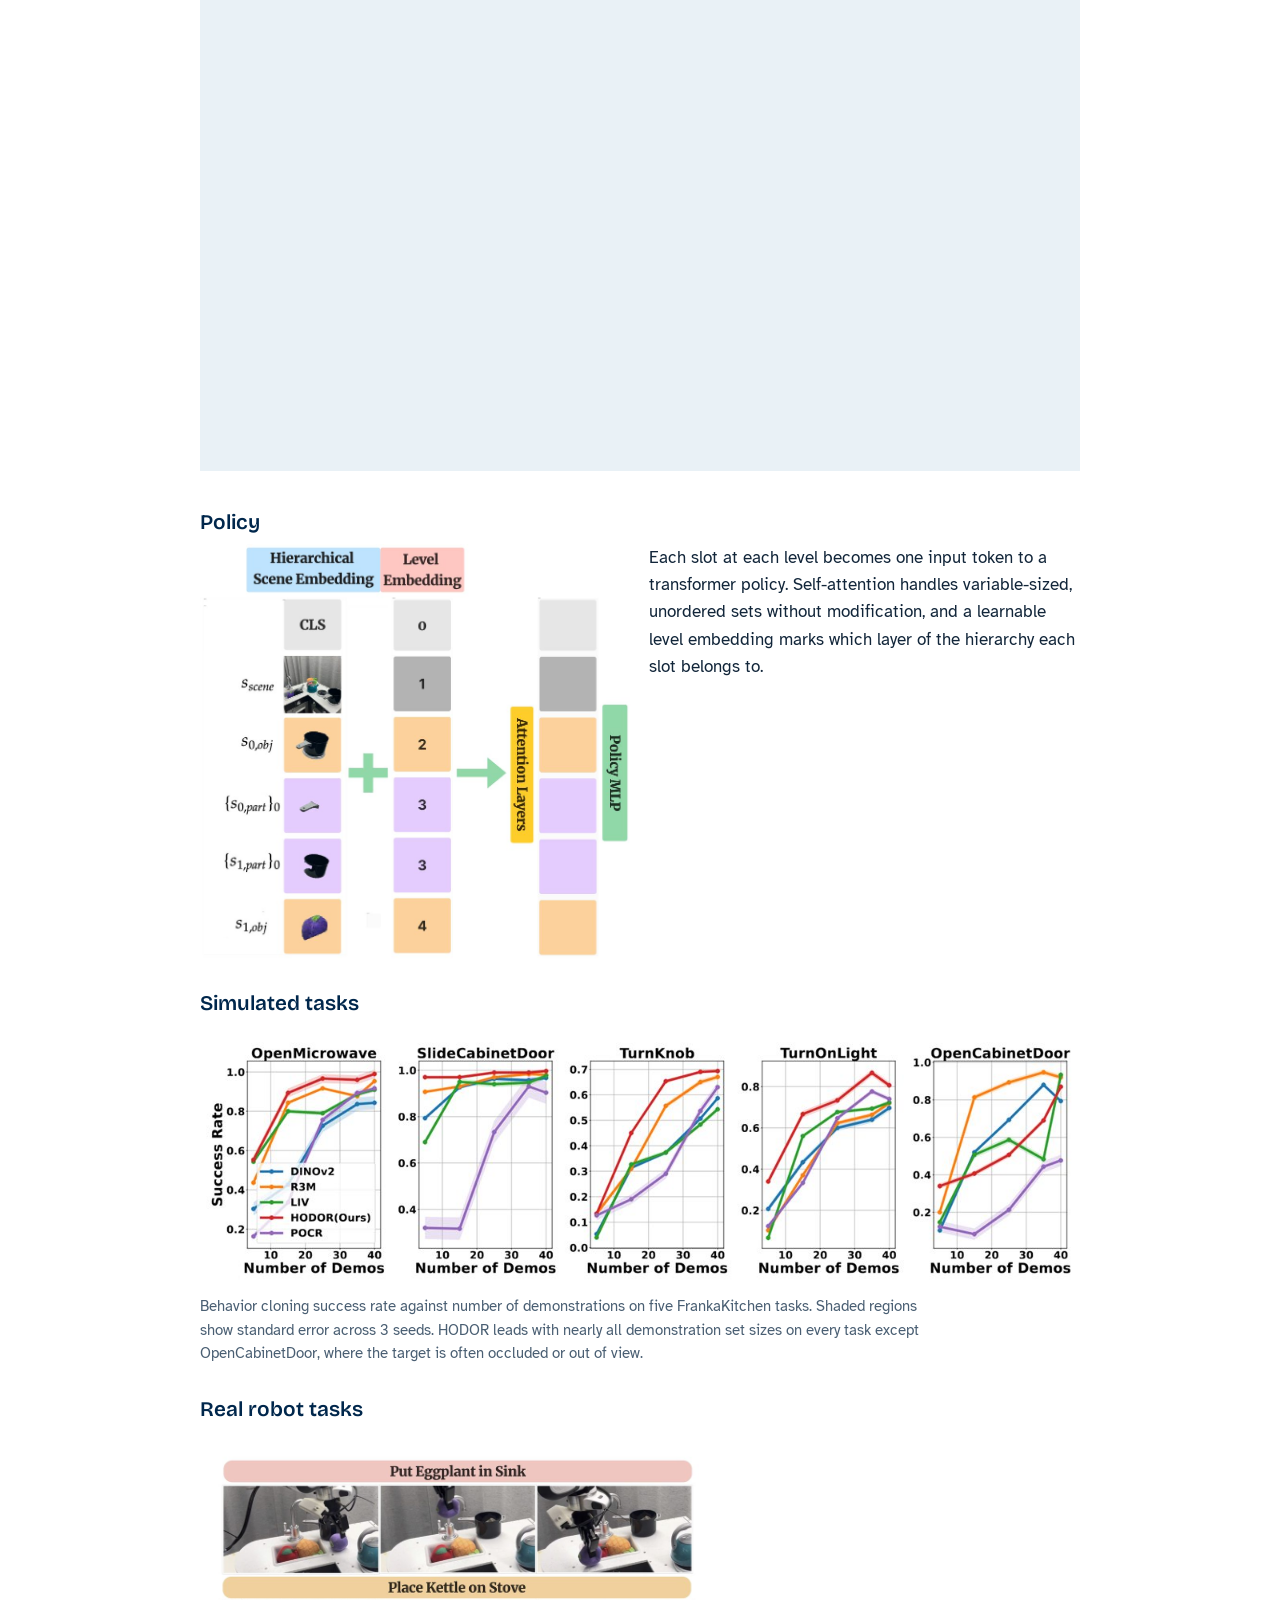
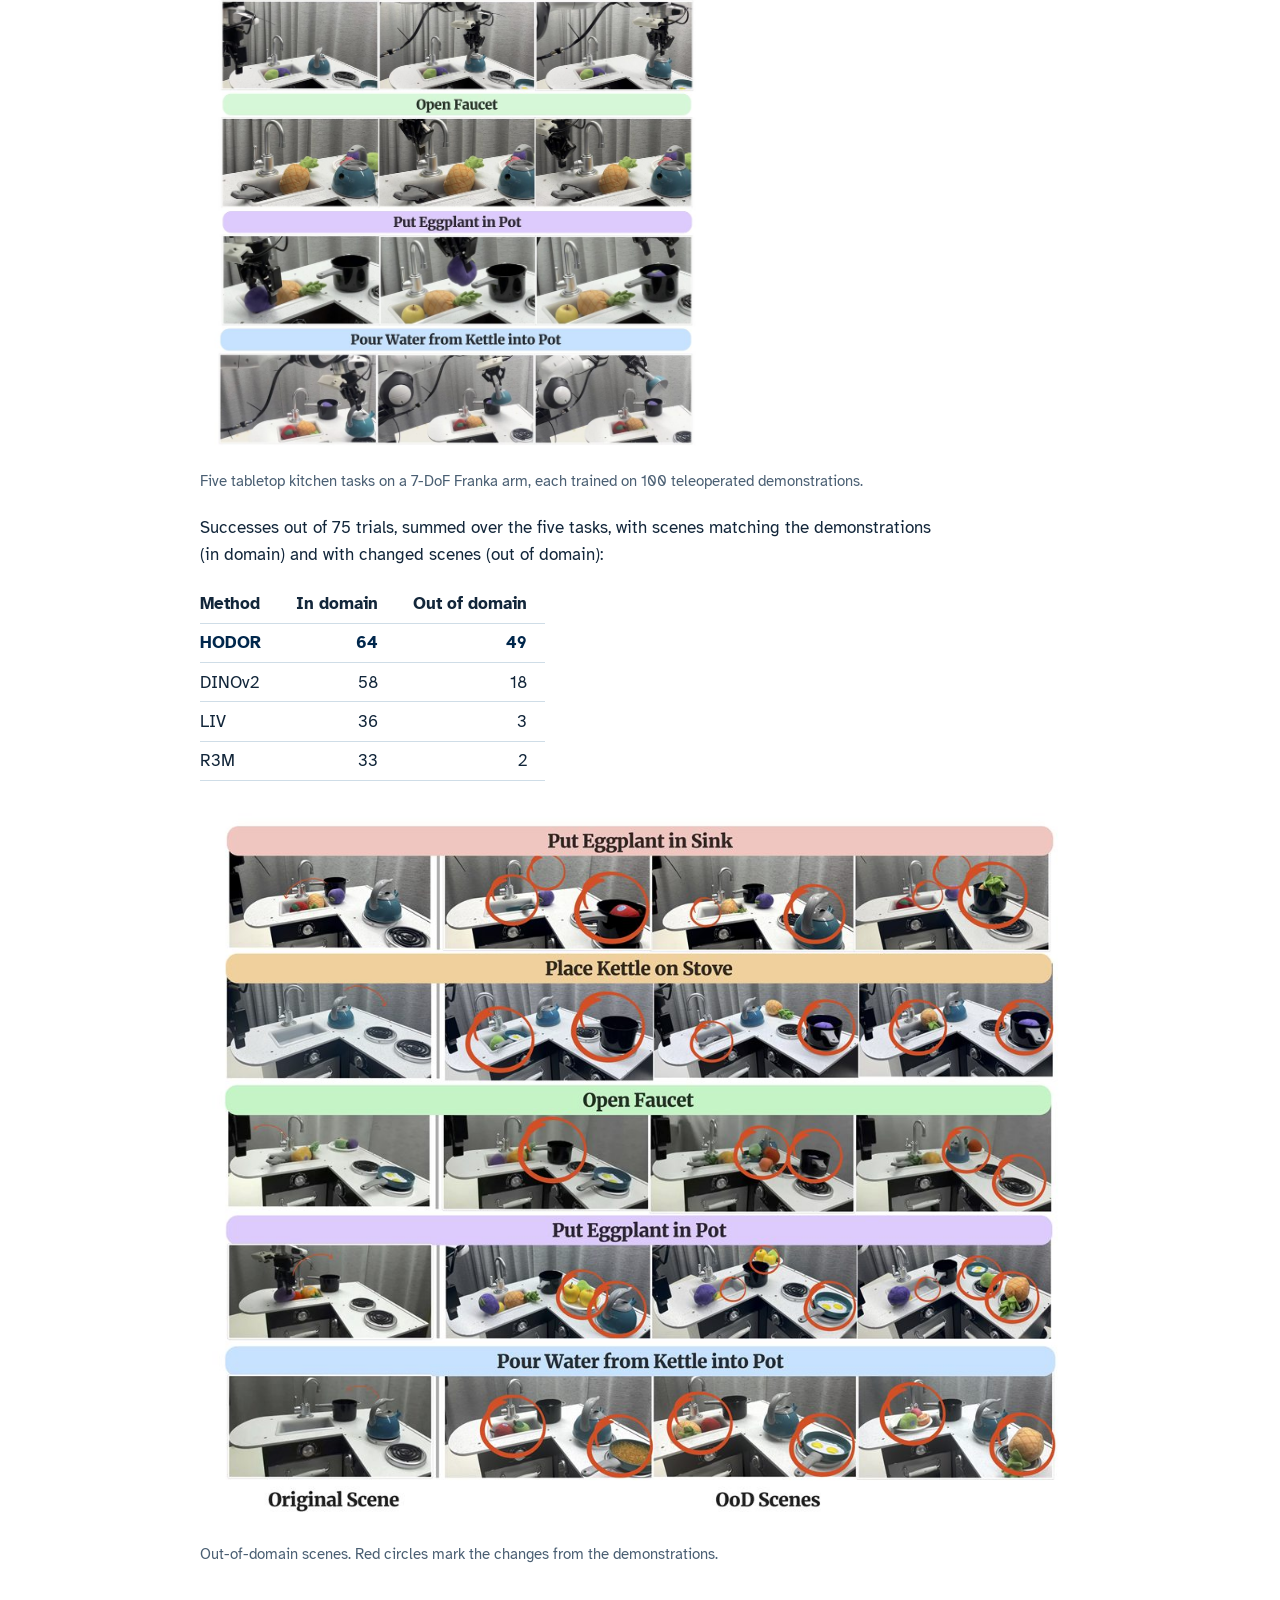
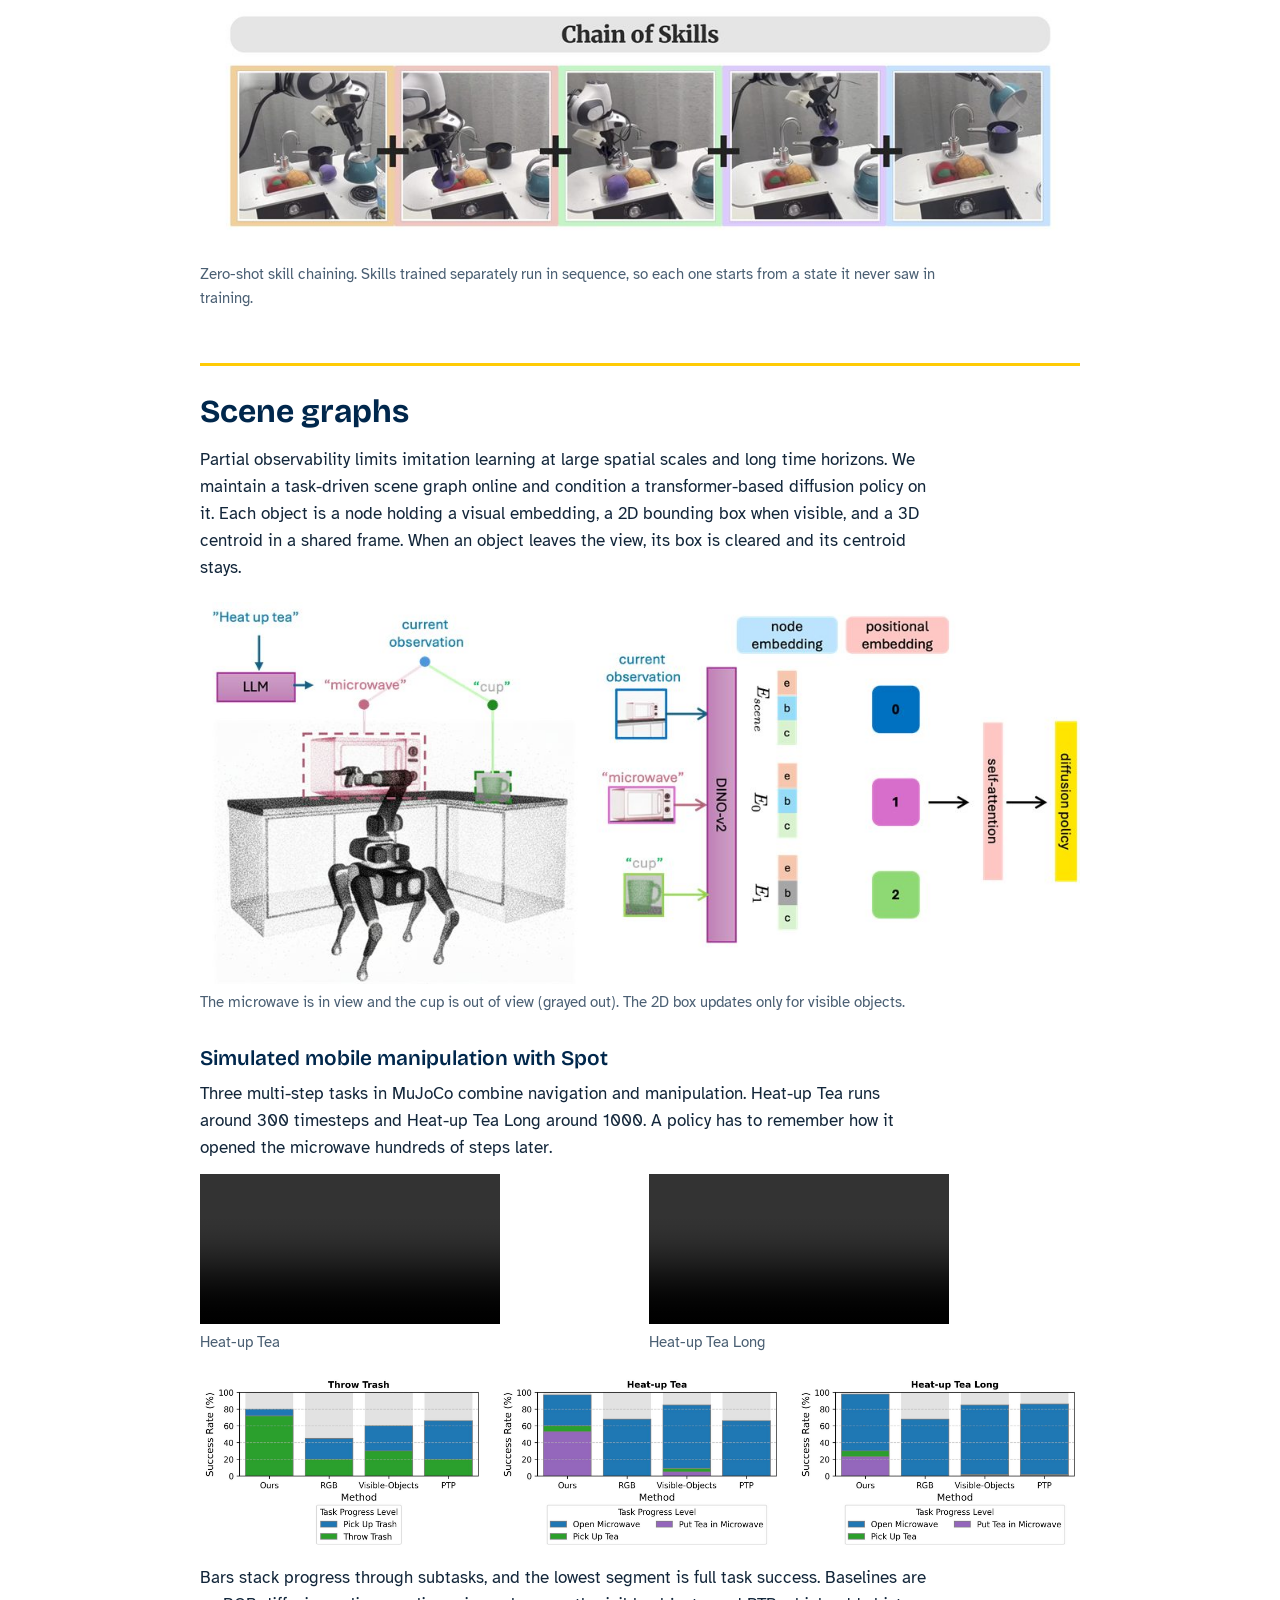
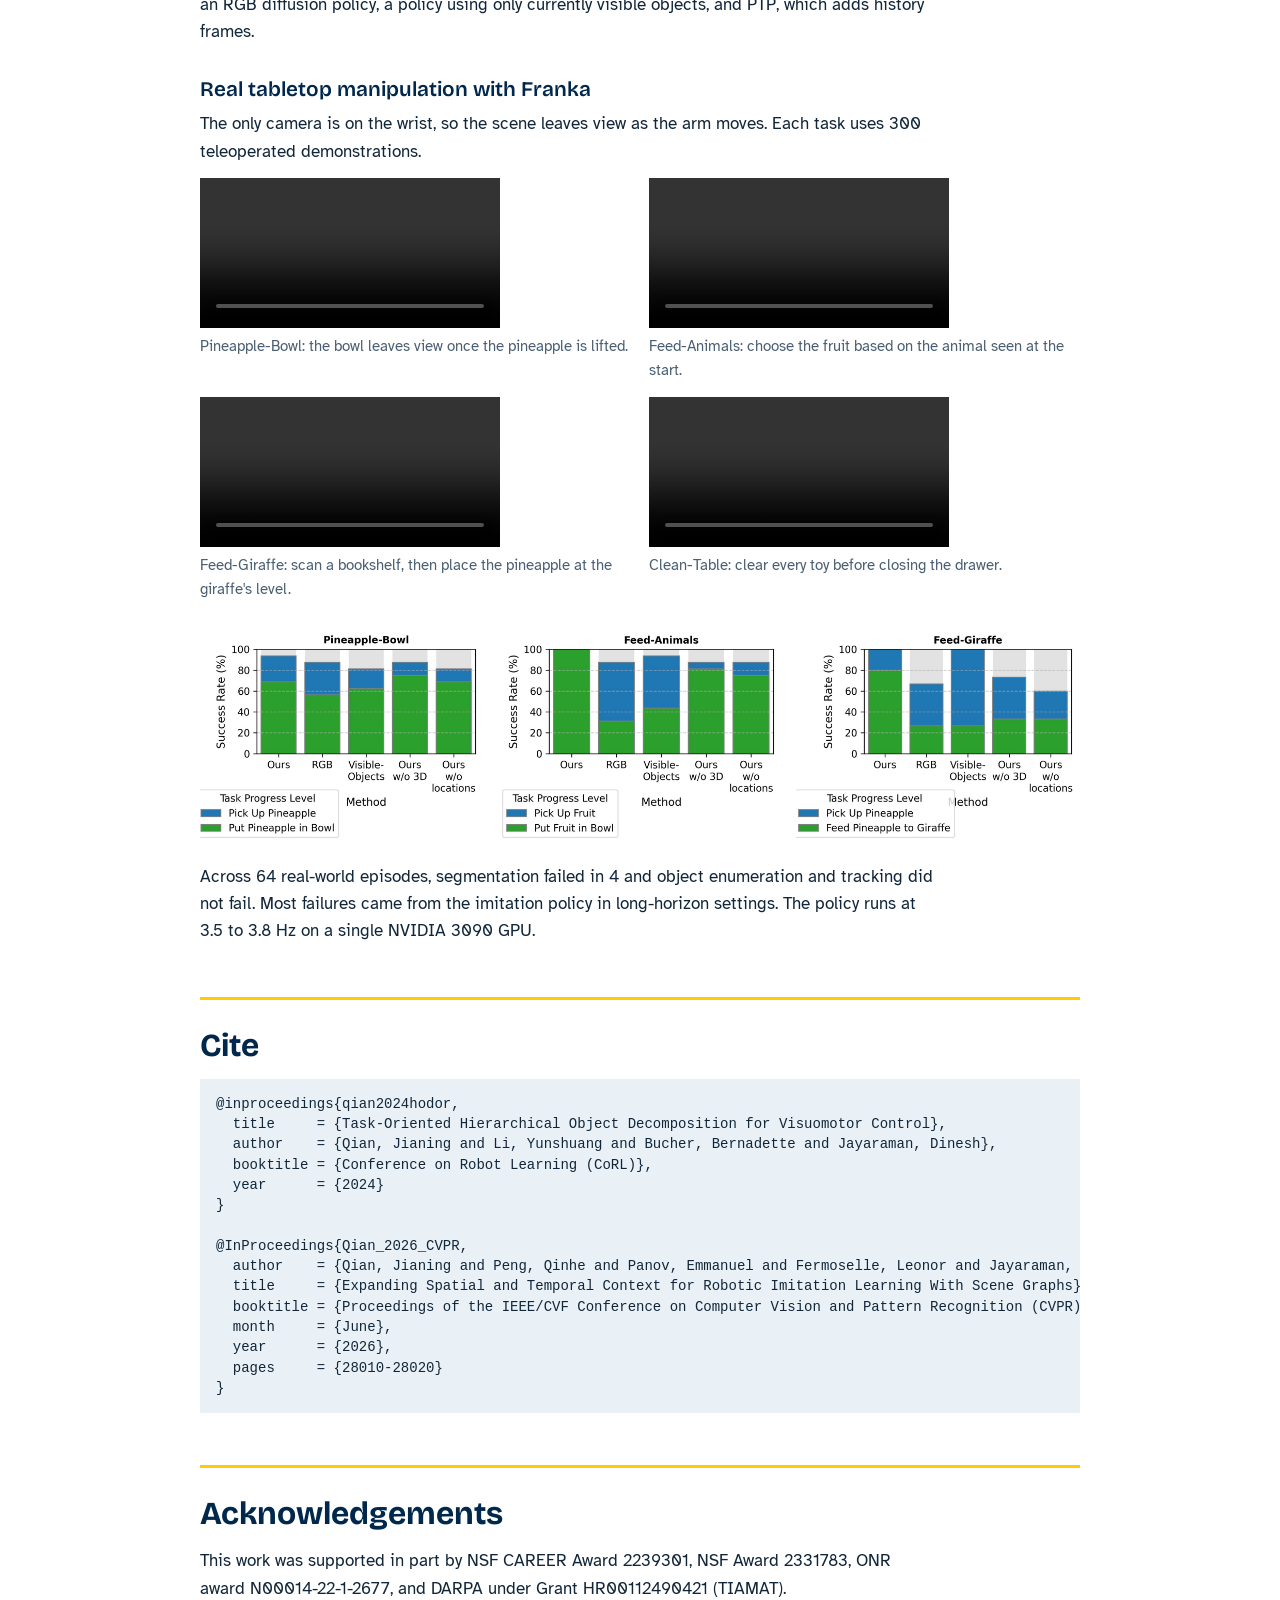
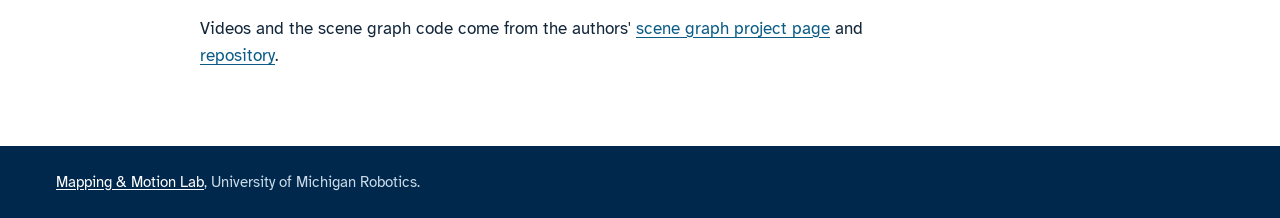
<file: scene-structure-il/index.html>
<!doctype html>
<html lang="en">
<head>
  <meta charset="utf-8">
  <meta name="viewport" content="width=device-width, initial-scale=1">
  <title>Task-Relevant Scene Structure for Imitation Learning</title>
  <meta name="description" content="Project site for HODOR (CoRL 2024) and Expanding Spatial and Temporal Context for Robotic Imitation Learning With Scene Graphs (CVPR 2026).">
  <meta property="og:title" content="Task-Relevant Scene Structure for Imitation Learning">
  <meta property="og:description" content="HODOR (CoRL 2024) and scene graphs for imitation learning (CVPR 2026).">
  <meta property="og:image" content="https://m-and-m-lab.github.io/scene-structure-il/assets/s_main_figure.jpg">
  <link rel="icon" type="image/png" href="../assets/favicon.png">
  <link rel="apple-touch-icon" href="../assets/favicon.png">
  <link rel="preconnect" href="https://fonts.googleapis.com">
  <link rel="preconnect" href="https://fonts.gstatic.com" crossorigin>
  <link rel="stylesheet" href="https://fonts.googleapis.com/css2?family=Atkinson+Hyperlegible:wght@400;700&family=Bricolage+Grotesque:opsz,wght@12..96,600;12..96,700;12..96,800&display=swap">
  <link rel="stylesheet" href="../assets/site.css?v=6">
  <script type="application/ld+json">
  [{
    "@context": "https://schema.org", "@type": "ScholarlyArticle",
    "headline": "Task-Oriented Hierarchical Object Decomposition for Visuomotor Control",
    "author": ["Jianing Qian", "Yunshuang Li", "Bernadette Bucher", "Dinesh Jayaraman"],
    "datePublished": "2024", "isPartOf": "Conference on Robot Learning",
    "url": "https://arxiv.org/abs/2411.01284"
  }, {
    "@context": "https://schema.org", "@type": "ScholarlyArticle",
    "headline": "Expanding Spatial and Temporal Context for Robotic Imitation Learning With Scene Graphs",
    "author": ["Jianing Qian", "Qinhe Peng", "Emmanuel Panov", "Leonor Fermoselle", "Dinesh Jayaraman", "Bernadette Bucher", "Tarik Kelestemur"],
    "datePublished": "2026", "isPartOf": "IEEE/CVF Conference on Computer Vision and Pattern Recognition",
    "url": "https://openaccess.thecvf.com/content/CVPR2026/html/Qian_Expanding_Spatial_and_Temporal_Context_for_Robotic_Imitation_Learning_With_CVPR_2026_paper.html"
  }]
  </script>
</head>
<body>

<header class="bar">
  <div class="bar-in">
    <a class="brand" href="../">M&amp;M Lab</a>
    <nav aria-label="Sections">
      <a href="#papers">Papers</a>
      <a href="#hodor">HODOR</a>
      <a href="#scene-graphs">Scene graphs</a>
      <a href="#cite">Cite</a>
    </nav>
  </div>
</header>

<section class="proj-head">
  <div>
    <h1>Task-Relevant Scene Structure for Imitation Learning</h1>
    <p><a href="https://scholar.google.com/citations?user=o67NTxYAAAAJ&amp;hl=en">Jianing Qian</a>, <a href="https://li-yunshuang.github.io/">Yunshuang Li</a>, Qinhe Peng, Emmanuel Panov, Leonor Fermoselle, <a href="https://kelestemur.com/">Tarik Kelestemur</a>, <a href="https://bucherb.github.io/">Bernadette Bucher</a>, <a href="https://www.seas.upenn.edu/~dineshj/">Dinesh Jayaraman</a></p>
    <p>University of Pennsylvania, University of Southern California, RAI Institute, University of Michigan</p>
  </div>
</section>

<main class="proj">

<h2>Overview</h2>
<p>A pre-trained visual encoder gives a robot policy one summary of everything in view. Most of that summary has nothing to do with the task, and none of it survives once the camera moves away.</p>
<p>These two papers build the policy's input around the objects a task names instead. A language model reads the task description and lists the relevant objects, and vision foundation models find and track them.</p>
<ul>
  <li><strong>HODOR</strong> decomposes one image into the scene, the task-relevant objects, and their parts, so a policy sees detail only where the task needs it.</li>
  <li><strong>Scene graphs</strong> carry those objects through space and time. Each object keeps a 3D position after it leaves the camera's view, so a policy can act on something it saw hundreds of steps earlier.</li>
</ul>

<h2 id="papers">Papers</h2>
<ul class="work">
  <li>
    <div class="thumb"><img src="assets/h_concept_figure.jpg" alt="HODOR turns an image into an object-centric, multi-resolution, task-specific representation"></div>
    <div>
      <h4>Task-Oriented Hierarchical Object Decomposition for Visuomotor Control</h4>
      <p class="by">Jianing Qian, Yunshuang Li, Bernadette Bucher, Dinesh Jayaraman. CoRL 2024.</p>
      <p class="links"><a href="https://arxiv.org/abs/2411.01284">arXiv</a><a href="https://arxiv.org/pdf/2411.01284">PDF</a><a href="https://sites.google.com/view/hodor-corl24">Original project page</a><a href="#cite">BibTeX</a></p>
    </div>
  </li>
  <li>
    <div class="thumb"><img src="assets/s_main_figure.jpg" alt="A scene graph tracking a microwave in view and a cup out of view"></div>
    <div>
      <h4>Expanding Spatial and Temporal Context for Robotic Imitation Learning With Scene Graphs</h4>
      <p class="by">Jianing Qian, Qinhe Peng*, Emmanuel Panov*, Leonor Fermoselle, Dinesh Jayaraman**, Bernadette Bucher**, Tarik Kelestemur**. CVPR 2026.<br>* Equal contribution. ** Equal advising.</p>
      <p class="links"><a href="https://openaccess.thecvf.com/content/CVPR2026/html/Qian_Expanding_Spatial_and_Temporal_Context_for_Robotic_Imitation_Learning_With_CVPR_2026_paper.html">CVPR open access</a><a href="https://arxiv.org/abs/2606.01072">arXiv</a><a href="https://openaccess.thecvf.com/content/CVPR2026/supplemental/Qian_Expanding_Spatial_and_CVPR_2026_supplemental.pdf">Supplement</a><a href="https://github.com/jianingq/scene-graph-robot">Code</a><a href="https://pengqinhe.github.io/Scene-Graph-CVPR2026-website/">Original project page</a><a href="#cite">BibTeX</a></p>
    </div>
  </li>
</ul>

<h2 id="hodor">HODOR</h2>
<p>Hierarchical object decomposition for task-oriented representations. Given a task description, HODOR identifies the relevant objects and parts, then builds three layers of slots from coarse to fine: the full scene, the task-relevant objects, and their parts. It trains no new representation. Everything comes from existing vision and language foundation models.</p>
<iframe class="embed" src="https://drive.google.com/file/d/1Ixt3LBgxuSdp3g5lp2VNskAuaTH6Vc-Z/preview" title="HODOR one-minute overview video" allow="autoplay" loading="lazy" allowfullscreen></iframe>

<h3>Policy</h3>
<div class="duo">
  <figure>
    <img src="assets/h_method.jpg" alt="HODOR policy architecture" loading="lazy">
  </figure>
  <p>Each slot at each level becomes one input token to a transformer policy. Self-attention handles variable-sized, unordered sets without modification, and a learnable level embedding marks which layer of the hierarchy each slot belongs to.</p>
</div>

<h3>Simulated tasks</h3>
<figure>
  <img src="assets/h_kitchen.jpg" alt="Success rate against number of demonstrations on five FrankaKitchen tasks" loading="lazy">
  <figcaption>Behavior cloning success rate against number of demonstrations on five FrankaKitchen tasks. Shaded regions show standard error across 3 seeds. HODOR leads with nearly all demonstration set sizes on every task except OpenCabinetDoor, where the target is often occluded or out of view.</figcaption>
</figure>

<h3>Real robot tasks</h3>
<figure>
  <img src="assets/h_Task_visualization.jpg" alt="The five real kitchen tasks" loading="lazy" style="max-width:32rem">
  <figcaption>Five tabletop kitchen tasks on a 7-DoF Franka arm, each trained on 100 teleoperated demonstrations.</figcaption>
</figure>
<p>Successes out of 75 trials, summed over the five tasks, with scenes matching the demonstrations (in domain) and with changed scenes (out of domain):</p>
<table class="score">
  <thead><tr><th scope="col">Method</th><th scope="col">In domain</th><th scope="col">Out of domain</th></tr></thead>
  <tbody>
    <tr class="us"><td>HODOR</td><td>64</td><td>49</td></tr>
    <tr><td>DINOv2</td><td>58</td><td>18</td></tr>
    <tr><td>LIV</td><td>36</td><td>3</td></tr>
    <tr><td>R3M</td><td>33</td><td>2</td></tr>
  </tbody>
</table>
<figure>
  <img src="assets/h_OOD_visualization.jpg" alt="Out-of-domain scene changes marked with red circles" loading="lazy">
  <figcaption>Out-of-domain scenes. Red circles mark the changes from the demonstrations.</figcaption>
</figure>
<figure>
  <img src="assets/h_chain_of_skill.jpg" alt="Five skills run in sequence" loading="lazy">
  <figcaption>Zero-shot skill chaining. Skills trained separately run in sequence, so each one starts from a state it never saw in training.</figcaption>
</figure>

<h2 id="scene-graphs">Scene graphs</h2>
<p>Partial observability limits imitation learning at large spatial scales and long time horizons. We maintain a task-driven scene graph online and condition a transformer-based diffusion policy on it. Each object is a node holding a visual embedding, a 2D bounding box when visible, and a 3D centroid in a shared frame. When an object leaves the view, its box is cleared and its centroid stays.</p>
<figure>
  <img src="assets/s_main_figure.jpg" alt="Scene graph construction and policy conditioning" loading="lazy">
  <figcaption>The microwave is in view and the cup is out of view (grayed out). The 2D box updates only for visible objects.</figcaption>
</figure>

<h3>Simulated mobile manipulation with Spot</h3>
<p>Three multi-step tasks in MuJoCo combine navigation and manipulation. Heat-up Tea runs around 300 timesteps and Heat-up Tea Long around 1000. A policy has to remember how it opened the microwave hundreds of steps later.</p>
<div class="duo">
  <figure><video controls muted playsinline preload="metadata" src="assets/videos/sim-heat-tea.mp4#t=0.5"></video><figcaption>Heat-up Tea</figcaption></figure>
  <figure><video controls muted playsinline preload="metadata" src="assets/videos/sim-heat-tea-long.mp4#t=0.5"></video><figcaption>Heat-up Tea Long</figcaption></figure>
</div>
<div class="trio" style="margin-top:1.25rem">
  <figure><img src="assets/s_sim_task_1.jpg" alt="Throw Trash success rates" loading="lazy"></figure>
  <figure><img src="assets/s_sim_task_2.jpg" alt="Heat-up Tea success rates" loading="lazy"></figure>
  <figure><img src="assets/s_sim_task_3.jpg" alt="Heat-up Tea Long success rates" loading="lazy"></figure>
</div>
<p style="margin-top:.9rem">Bars stack progress through subtasks, and the lowest segment is full task success. Baselines are an RGB diffusion policy, a policy using only currently visible objects, and PTP, which adds history frames.</p>

<h3>Real tabletop manipulation with Franka</h3>
<p>The only camera is on the wrist, so the scene leaves view as the arm moves. Each task uses 300 teleoperated demonstrations.</p>
<div class="duo">
  <figure><video controls muted playsinline preload="metadata" src="assets/videos/real-pineapple-bowl.mp4#t=0.5"></video><figcaption>Pineapple-Bowl: the bowl leaves view once the pineapple is lifted.</figcaption></figure>
  <figure><video controls muted playsinline preload="metadata" src="assets/videos/real-feed-animals.mp4#t=0.5"></video><figcaption>Feed-Animals: choose the fruit based on the animal seen at the start.</figcaption></figure>
  <figure><video controls muted playsinline preload="metadata" src="assets/videos/real-feed-giraffe.mp4#t=0.5"></video><figcaption>Feed-Giraffe: scan a bookshelf, then place the pineapple at the giraffe's level.</figcaption></figure>
  <figure><video controls muted playsinline preload="metadata" src="assets/videos/real-clean-table.mp4#t=0.5"></video><figcaption>Clean-Table: clear every toy before closing the drawer.</figcaption></figure>
</div>
<div class="trio" style="margin-top:1.25rem">
  <figure><img src="assets/s_real_task1.jpg" alt="Pineapple-Bowl success rates" loading="lazy"></figure>
  <figure><img src="assets/s_real_task2.jpg" alt="Feed-Animals success rates" loading="lazy"></figure>
  <figure><img src="assets/s_real_task3.jpg" alt="Feed-Giraffe success rates" loading="lazy"></figure>
</div>
<p style="margin-top:.9rem">Across 64 real-world episodes, segmentation failed in 4 and object enumeration and tracking did not fail. Most failures came from the imitation policy in long-horizon settings. The policy runs at 3.5 to 3.8 Hz on a single NVIDIA 3090 GPU.</p>

<h2 id="cite">Cite</h2>
<pre>@inproceedings{qian2024hodor,
  title     = {Task-Oriented Hierarchical Object Decomposition for Visuomotor Control},
  author    = {Qian, Jianing and Li, Yunshuang and Bucher, Bernadette and Jayaraman, Dinesh},
  booktitle = {Conference on Robot Learning (CoRL)},
  year      = {2024}
}

@InProceedings{Qian_2026_CVPR,
  author    = {Qian, Jianing and Peng, Qinhe and Panov, Emmanuel and Fermoselle, Leonor and Jayaraman, Dinesh and Bucher, Bernadette and Kelestemur, Tarik},
  title     = {Expanding Spatial and Temporal Context for Robotic Imitation Learning With Scene Graphs},
  booktitle = {Proceedings of the IEEE/CVF Conference on Computer Vision and Pattern Recognition (CVPR)},
  month     = {June},
  year      = {2026},
  pages     = {28010-28020}
}</pre>

<h2>Acknowledgements</h2>
<p>This work was supported in part by NSF CAREER Award 2239301, NSF Award 2331783, ONR award N00014-22-1-2677, and DARPA under Grant HR00112490421 (TIAMAT).</p>
<p>Videos and the scene graph code come from the authors' <a href="https://pengqinhe.github.io/Scene-Graph-CVPR2026-website/">scene graph project page</a> and <a href="https://github.com/jianingq/scene-graph-robot">repository</a>.</p>

</main>

<footer>
  <div><a href="../">Mapping &amp; Motion Lab</a>, University of Michigan Robotics.</div>
</footer>

</body>
</html>
</file>
<file: assets/site.css>
/* Mapping & Motion Lab. Colours come from the lab logo and U-M blue and maize. */
:root {
  --blue: #00274c;
  --blue-2: #0c3a63;
  --maize: #ffcb05;
  --sky: #2b9cc4;
  --mist: #e9f1f6;
  --ink: #12263a;
  --ink-soft: #4a5f73;
  --rule: #cfdde7;
  --display: "Bricolage Grotesque", "Segoe UI", sans-serif;
  --body: "Atkinson Hyperlegible", "Segoe UI", sans-serif;
  --rail: 11rem;
}
* { box-sizing: border-box; }
html { scroll-behavior: smooth; scroll-padding-top: 4.5rem; }
body { margin: 0; color: var(--ink); background: #fff; font: 400 1.0625rem/1.6 var(--body); }
img, video { display: block; max-width: 100%; height: auto; }
a { color: #0a5c86; text-underline-offset: 0.15em; }
a:hover { color: var(--blue); }
:focus-visible { outline: 3px solid var(--sky); outline-offset: 2px; }
h1, h2, h3, h4 { font-family: var(--display); color: var(--blue); line-height: 1.12; margin: 0; }
p { margin: 0 0 0.8rem; }

/* Top bar */
.bar { position: sticky; top: 0; z-index: 5; background: var(--blue); color: #fff; }
.bar-in { max-width: 76rem; margin: 0 auto; padding: 0.6rem 1.5rem; display: flex; gap: 1.5rem; align-items: center; justify-content: space-between; flex-wrap: wrap; }
.bar a { color: #fff; text-decoration: none; }
.bar a:hover { color: var(--maize); }
.brand { font: 700 1.05rem var(--display); }
.bar nav { display: flex; gap: 1.25rem; flex-wrap: wrap; }

/* Hero: lab name over the live manifold in deep space */
.hero { position: relative; overflow: hidden; color: #fff; background: radial-gradient(60rem 34rem at 72% 45%, #0b2a63 0%, #04173a 48%, #020d24 100%); }
.manifold { position: absolute; inset: 0; width: 100%; height: 100%; }
.hero-in { position: relative; max-width: 76rem; margin: 0 auto; padding: 6.5rem 1.5rem 7rem; min-height: 37rem; pointer-events: none; }
.hero-in a { pointer-events: auto; }
.hero h1 { max-width: 7.2em; color: #fff; font-size: clamp(2.9rem, 6.4vw, 5.2rem); font-weight: 800; letter-spacing: -0.02em; line-height: 0.98; }
.hero p { max-width: 26rem; margin-top: 1.25rem; font-size: 1.15rem; }
.hero .where { color: var(--maize); font-weight: 700; margin-top: 1rem; }
.hero a { color: #fff; }

/* Sections: heading in a left rail, content to the right */
.sec { max-width: 76rem; margin: 0 auto; padding: 3.5rem 1.5rem; display: grid; grid-template-columns: var(--rail) minmax(0, 1fr); gap: 2.5rem; border-top: 1px solid var(--rule); }
.sec:first-of-type { border-top: 0; }
.sec > h2 { font-size: 1.7rem; font-weight: 700; position: sticky; top: 4.5rem; align-self: start; }
.rail { position: sticky; top: 4.5rem; align-self: start; }
.rail h2 { font-size: 1.7rem; font-weight: 700; }
.rail a { display: inline-block; margin-top: 0.6rem; font-weight: 700; }

/* News: dated list by year; older years collapse */
#news h3 { margin: 0 0 0.5rem; font-size: 1.2rem; }
.news { max-width: 50rem; margin: 0 0 2rem; padding: 0; list-style: none; }
.news li { display: grid; grid-template-columns: 5.5rem minmax(0, 1fr); gap: 1rem; padding: 0.55rem 0; border-top: 1px solid var(--rule); }
.news p { margin: 0; }
.when { color: var(--ink-soft); font-size: 0.97rem; white-space: nowrap; }
#news details { max-width: 50rem; margin-bottom: 0.75rem; }
#news summary { padding: 0.25rem 0; color: var(--blue); font: 700 1.2rem var(--display); cursor: pointer; }
#news details .news { margin-top: 0.5rem; }

.lede { max-width: 46rem; color: var(--ink-soft); }

/* View toggle for the research list */
.view-bar { margin-bottom: 0.75rem; padding: 0.4rem 0; background: #fff; }
.views { display: inline-flex; flex-wrap: wrap; border: 2px solid var(--blue); background: #fff; }
.views button { padding: 0.5rem 1.1rem; border: 0; background: #fff; color: var(--blue); font: 700 1rem var(--body); cursor: pointer; }
.views button + button { border-left: 2px solid var(--blue); }
.views button:hover { background: var(--mist); }
.views button[aria-pressed="true"] { background: var(--blue); color: #fff; }
.area-tabs { display: flex; flex-wrap: wrap; gap: 0.25rem 1.5rem; margin-top: 0.6rem; }
.area-tabs button { padding: 0.25rem 0; border: 0; border-bottom: 3px solid transparent; background: none; color: #0a5c86; font: 700 1rem var(--body); cursor: pointer; }
.area-tabs button:hover { color: var(--blue); border-bottom-color: var(--rule); }
.area-tabs button[aria-pressed="true"] { color: var(--blue); border-bottom-color: var(--maize); }
.view-note { max-width: 46rem; color: var(--ink-soft); }
.view-note:empty { display: none; }

/* Paper rows */
.work { list-style: none; margin: 0; padding: 0; }
.work li { display: grid; grid-template-columns: 15rem minmax(0, 1fr); gap: 1.75rem; padding: 1.5rem 0; border-top: 1px solid var(--rule); }
.work li:first-child { border-top: 0; padding-top: 0; }
.work .thumb { background: #fff; align-self: start; }
.work .thumb img { width: 100%; max-height: 10.5rem; object-fit: contain; }
.area + .area { margin-top: 3rem; }
.area > h3 { font-size: 1.45rem; font-weight: 700; margin-bottom: 1.25rem; padding-bottom: 0.4rem; border-bottom: 3px solid var(--maize); }
.work h4 { font-size: 1.3rem; font-weight: 600; line-height: 1.12; margin: 0 0 0.3rem; }
.work h4 a { color: inherit; text-decoration: none; }
.work h4 a:hover { text-decoration: underline; }
.status { display: inline-block; margin-bottom: 0.45rem; padding: 0.05rem 0.5rem; font-size: 0.875rem; font-weight: 700; color: var(--blue); background: var(--mist); }
.status.ws { background: var(--maize); }
.status.pub { background: var(--blue); color: #fff; }
.by { color: var(--ink-soft); font-size: 0.97rem; margin-bottom: 0.45rem; }
.links { display: flex; flex-wrap: wrap; gap: 0.2rem 1rem; font-weight: 700; margin: 0; }

/* Software */
.soft { width: 100%; border-collapse: collapse; }
.soft th, .soft td { text-align: left; vertical-align: top; padding: 0.9rem 1.25rem 0.9rem 0; border-top: 1px solid var(--rule); }
.soft tr:first-child th, .soft tr:first-child td { border-top: 0; }
.soft th { font: 600 1.2rem var(--display); color: var(--blue); white-space: nowrap; }
.soft td:last-child { white-space: nowrap; padding-right: 0; font-weight: 700; }
.soft td:last-child a + a { margin-left: 0.8rem; }

/* People */
.lead-person { display: grid; grid-template-columns: 13rem minmax(0, 1fr); gap: 1.75rem; margin-bottom: 2.5rem; }
.lead-person img { width: 100%; aspect-ratio: 1; object-fit: cover; object-position: 50% 20%; }
.people h3 { font-size: 1.3rem; font-weight: 600; margin-bottom: 1rem; }
.people .group { margin-top: 2.5rem; }
.grid { list-style: none; margin: 0; padding: 0; display: grid; grid-template-columns: repeat(auto-fill, minmax(11.5rem, 1fr)); gap: 1.75rem 1.5rem; }
.grid img { width: 100%; aspect-ratio: 1; object-fit: cover; object-position: 50% 25%; margin-bottom: 0.55rem; }
.grid strong { display: block; font: 600 1.08rem var(--display); color: var(--blue); }
.grid span { display: block; font-size: 0.93rem; color: var(--ink-soft); line-height: 1.4; }
.grid .links { font-size: 0.93rem; margin-top: 0.3rem; gap: 0 0.7rem; }
.narrow { max-width: 13.5rem; }

/* Supporters */
.sponsors { list-style: none; margin: 1.5rem 0 0; padding: 0; display: flex; flex-wrap: wrap; align-items: center; gap: 1.75rem 2.5rem; }
.sponsors + .lede { margin: 2rem 0 0; }
.sponsors li { display: flex; align-items: center; gap: 0.6rem; }
.sponsors img { height: 3.1rem; width: auto; max-width: 9.5rem; object-fit: contain; }
.sponsors small { font-size: 0.95rem; color: var(--ink-soft); }

/* Contact */
.contact { background: var(--maize); }
.contact .sec { border-top: 0; }
.contact .sec > h2 { position: static; }
.contact p { max-width: 42rem; }
.button { display: inline-block; margin-top: 0.5rem; padding: 0.7rem 1.4rem; background: var(--blue); color: #fff; font: 700 1.1rem var(--body); text-decoration: none; }
.button:hover { background: var(--blue-2); color: var(--maize); }

footer { background: var(--blue); color: #c9dbe8; font-size: 0.95rem; }
footer div { max-width: 76rem; margin: 0 auto; padding: 1.5rem; }
footer a { color: #fff; }

/* Project pages */
.proj-head { background: var(--blue); color: #fff; }
.proj-head div { max-width: 58rem; margin: 0 auto; padding: 2.75rem 1.5rem 2.5rem; }
.proj-head h1 { color: #fff; font-size: clamp(2.2rem, 5vw, 3.6rem); font-weight: 800; letter-spacing: -0.015em; line-height: 1.04; }
.proj-head p { margin: 1rem 0 0; color: #dbe7f0; }
.proj-head a { color: #fff; }
.proj { max-width: 58rem; margin: 0 auto; padding: 2.5rem 1.5rem 4rem; }
.proj h2 { font-size: 2rem; font-weight: 700; margin: 3.25rem 0 1rem; padding-top: 1.75rem; border-top: 3px solid var(--maize); }
.proj > h2:first-child { margin-top: 0; }
.proj h3 { font-size: 1.3rem; font-weight: 600; margin: 2rem 0 0.6rem; }
.proj p, .proj li { max-width: 46rem; }
.proj figure { margin: 1.25rem 0; }
.proj figcaption { font-size: 0.93rem; color: var(--ink-soft); margin-top: 0.45rem; max-width: 46rem; }
.trio { display: grid; grid-template-columns: repeat(3, minmax(0, 1fr)); gap: 0.9rem; }
.duo { display: grid; grid-template-columns: repeat(2, minmax(0, 1fr)); gap: 0.9rem 1.1rem; }
.duo figure, .trio figure { margin: 0; }
.embed { width: 100%; aspect-ratio: 16 / 9; border: 0; background: var(--mist); }
.score { border-collapse: collapse; margin: 1rem 0; }
.score th, .score td { text-align: right; padding: 0.35rem 1.1rem; border-bottom: 1px solid var(--rule); }
.score th:first-child, .score td:first-child { text-align: left; padding-left: 0; }
.score tr.us td { font-weight: 700; color: var(--blue); }
details { margin-top: 0.6rem; }
summary { cursor: pointer; font-weight: 700; color: #0a5c86; }
pre { background: var(--mist); padding: 0.9rem 1rem; overflow-x: auto; font-size: 0.875rem; line-height: 1.45; }

@media (min-width: 60.01rem) {
  .view-bar { position: sticky; top: 2.9rem; z-index: 3; }
}
@media (max-width: 60rem) {
  .hero-in { padding: 2.5rem 1.5rem 21rem; min-height: 0; }
  .sec { grid-template-columns: 1fr; gap: 1.25rem; padding: 2.5rem 1.5rem; }
  .sec > h2, .rail { position: static; }
  .news li { grid-template-columns: 1fr; gap: 0; }
}
@media (max-width: 40rem) {
  .work li, .lead-person { grid-template-columns: 1fr; gap: 0.8rem; }
  .lead-person img { max-width: 13rem; }
  .work .thumb img { max-height: 12rem; object-position: left; }
  .soft, .soft tbody, .soft tr, .soft th, .soft td { display: block; }
  .soft th { padding-bottom: 0; }
  .soft td { border-top: 0; padding: 0.15rem 0; white-space: normal !important; }
  .soft tr { border-top: 1px solid var(--rule); padding: 0.7rem 0; }
  .soft tr:first-child { border-top: 0; }
  .soft tr th, .soft tr td { border-top: 0; }
  .trio, .duo { grid-template-columns: 1fr; }
}
@media (prefers-reduced-motion: reduce) { html { scroll-behavior: auto; } }
[hidden] { display: none !important; }
</file>
